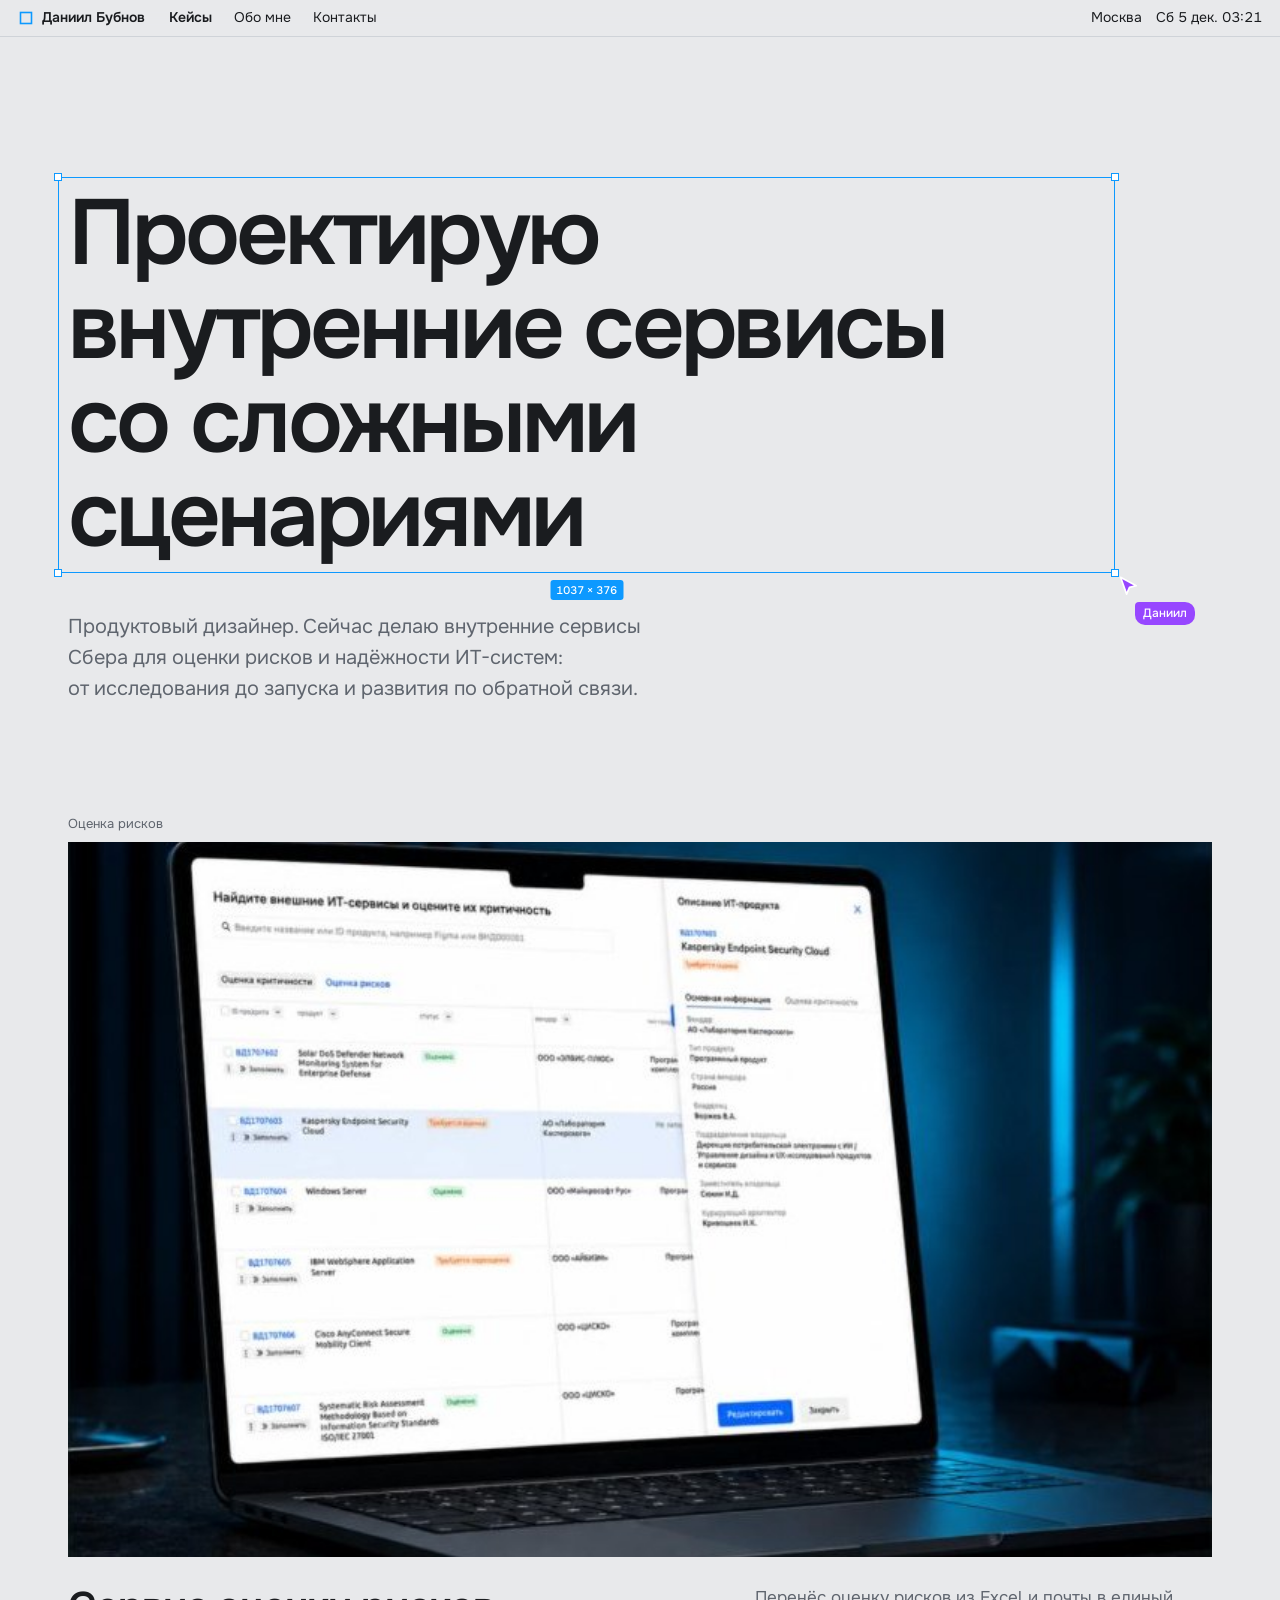
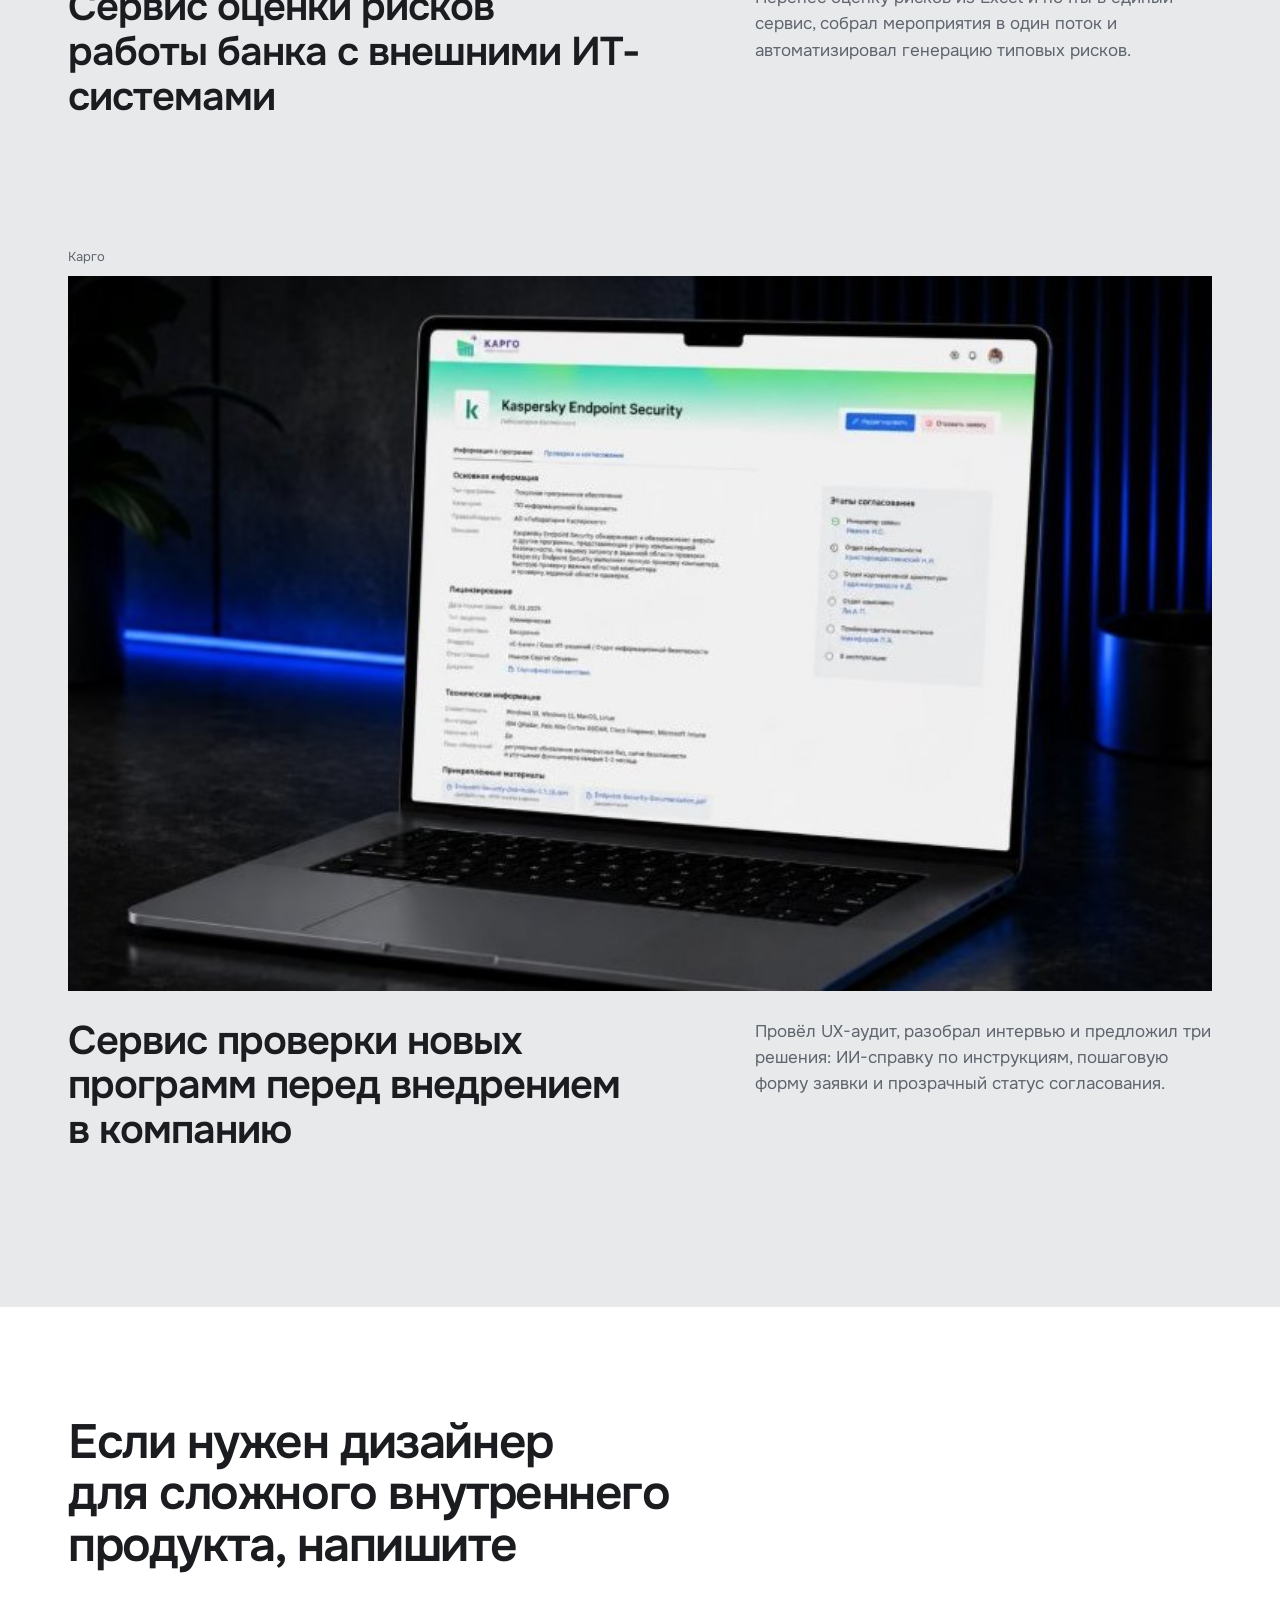
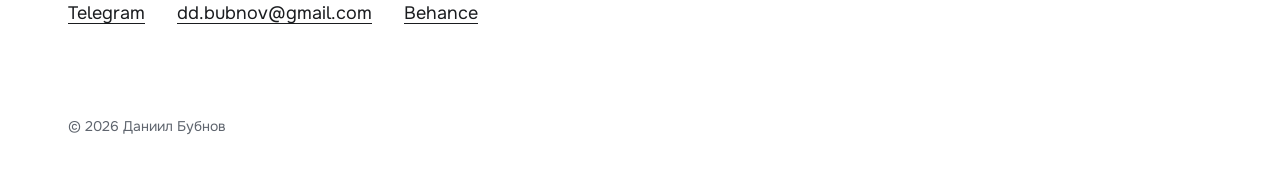
<file: index.html>
<!doctype html>
<html lang="ru">
<head>
  <meta charset="utf-8">
  <meta name="viewport" content="width=device-width, initial-scale=1">
  <title>Даниил Бубнов — продуктовый дизайнер</title>
  <meta name="description" content="Портфолио Даниила Бубнова, продуктового дизайнера внутренних и B2B-сервисов со сложными сценариями.">
  <meta property="og:title" content="Даниил Бубнов — продуктовый дизайнер">
  <meta property="og:description" content="Портфолио Даниила Бубнова, продуктового дизайнера внутренних и B2B-сервисов со сложными сценариями.">
  <meta property="og:type" content="website">
  <!-- Когда появится английская версия, раскомментируйте и впишите адрес сайта:
  <link rel="alternate" hreflang="ru" href="https://ВАШ-АДРЕС/index.html">
  <link rel="alternate" hreflang="en" href="https://ВАШ-АДРЕС/en/index.html"> -->
  <link rel="icon" href="data:image/svg+xml,<svg xmlns='http://www.w3.org/2000/svg' viewBox='0 0 32 32'><rect x='5' y='5' width='22' height='22' fill='none' stroke='%230d99ff' stroke-width='3'/></svg>">
  <link rel="preconnect" href="https://fonts.googleapis.com">
  <link rel="preconnect" href="https://fonts.gstatic.com" crossorigin>
  <link rel="stylesheet" href="https://fonts.googleapis.com/css2?family=Onest:wght@400;500;600&display=swap">
  <link rel="stylesheet" href="assets/css/style.css">
</head>
<body>

<header class="menubar">
  <div class="menubar__in">
    <a class="menubar__app" href="index.html"><svg viewBox="0 0 16 16" aria-hidden="true"><rect x="2.5" y="2.5" width="11" height="11" fill="none" stroke="currentColor" stroke-width="1.6"/></svg><span>Даниил Бубнов</span></a>
    <nav class="menubar__menus" aria-label="Основная навигация">
      <details class="menu">
        <summary class="is-current">Кейсы</summary>
        <div class="menu__panel">
          <a href="risks.html">Оценка рисков<span>B2E</span></a>
          <a href="kargo.html">Карго<span>B2B</span></a>
          <hr>
          <a href="index.html#cases">Все кейсы</a>
        </div>
      </details>
      <a class="menubar__item" href="about.html">Обо мне</a>
      <details class="menu">
        <summary>Контакты</summary>
        <div class="menu__panel">
          <a href="https://t.me/blauuberg">Telegram<span>@blauuberg</span></a>
          <a href="mailto:dd.bubnov@gmail.com">Почта<span>Gmail</span></a>
          <a href="https://www.behance.net/d_bubnov">Behance<span>d_bubnov</span></a>
          <hr>
          <a href="assets/cv.pdf" download>Скачать резюме<span>PDF</span></a>
        </div>
      </details>
      <!-- Переключатель языка: уберите hidden, когда появится папка en/ -->
      <a class="menubar__item" href="en/index.html" lang="en" hreflang="en" hidden>EN</a>
    </nav>
    <div class="menubar__status">Москва <time class="clock"></time></div>
  </div>
</header>

<main>
  <section class="hero wrap">
    <h1 data-select data-select-start data-select-pad="10">Проектирую внутренние сервисы со&nbsp;сложными сценариями</h1>
    <p>Продуктовый дизайнер. Сейчас делаю внутренние сервисы Сбера для&nbsp;оценки рисков и&nbsp;надёжности ИТ-систем: от&nbsp;исследования до&nbsp;запуска и&nbsp;развития по&nbsp;обратной связи.</p>
  </section>

  <section class="wrap" id="cases" aria-labelledby="cases-title">
    <h2 id="cases-title" class="visually-hidden">Кейсы</h2>
    <div class="cases">

      <a class="case-card" href="risks.html" data-select data-select-target=".artboard">
        <span class="frame-name">Оценка рисков</span>
        <div class="artboard">
          <img src="assets/cases/risks/cover.jpg" alt="Реестр ИТ-сервисов с оценкой критичности и рисков на экране ноутбука">
        </div>
        <div class="case-card__body">
          <h2>Сервис оценки рисков работы банка с&nbsp;внешними ИТ-системами</h2>
          <div>
            <p>Перенёс оценку рисков из Excel и почты в единый сервис, собрал мероприятия в один поток и автоматизировал генерацию типовых рисков.</p>
          </div>
        </div>
      </a>

      <a class="case-card" href="kargo.html" data-select data-select-target=".artboard">
        <span class="frame-name">Карго</span>
        <div class="artboard">
          <img src="assets/cases/kargo/cover.jpg" alt="Карточка программы в сервисе Карго с этапами согласования">
        </div>
        <div class="case-card__body">
          <h2>Сервис проверки новых программ перед внедрением в&nbsp;компанию</h2>
          <div>
            <p>Провёл UX-аудит, разобрал интервью и предложил три решения: ИИ-справку по инструкциям, пошаговую форму заявки и прозрачный статус согласования.</p>
          </div>
        </div>
      </a>

    </div>
  </section>
</main>

<footer class="site-footer">
  <div class="wrap">
    <h2>Если нужен дизайнер для&nbsp;сложного внутреннего продукта, напишите</h2>
    <div class="contacts">
      <a href="https://t.me/blauuberg">Telegram</a>
      <a href="mailto:dd.bubnov@gmail.com">dd.bubnov@gmail.com</a>
      <a href="https://www.behance.net/d_bubnov">Behance</a>
    </div>
    <p class="copy">© 2026 Даниил Бубнов</p>
  </div>
</footer>

<script src="assets/js/main.js" defer></script>
</body>
</html>
</file>
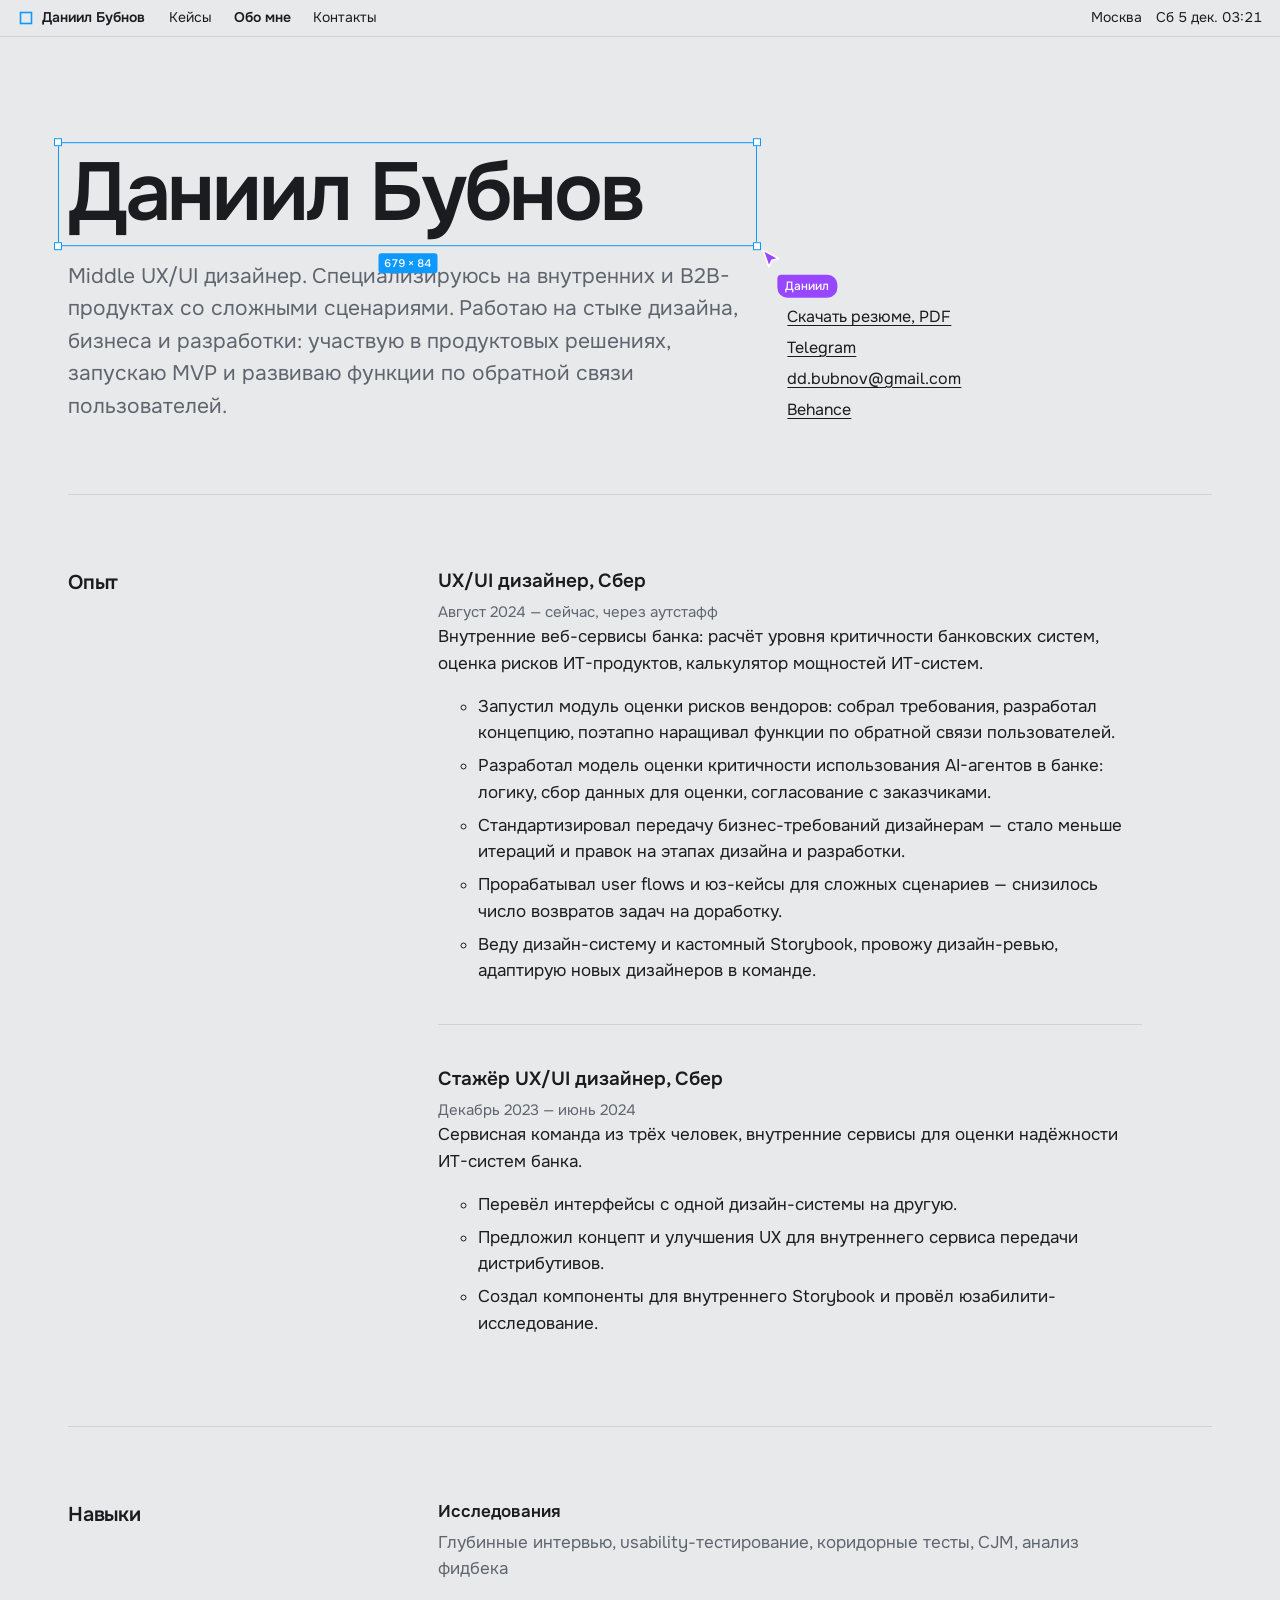
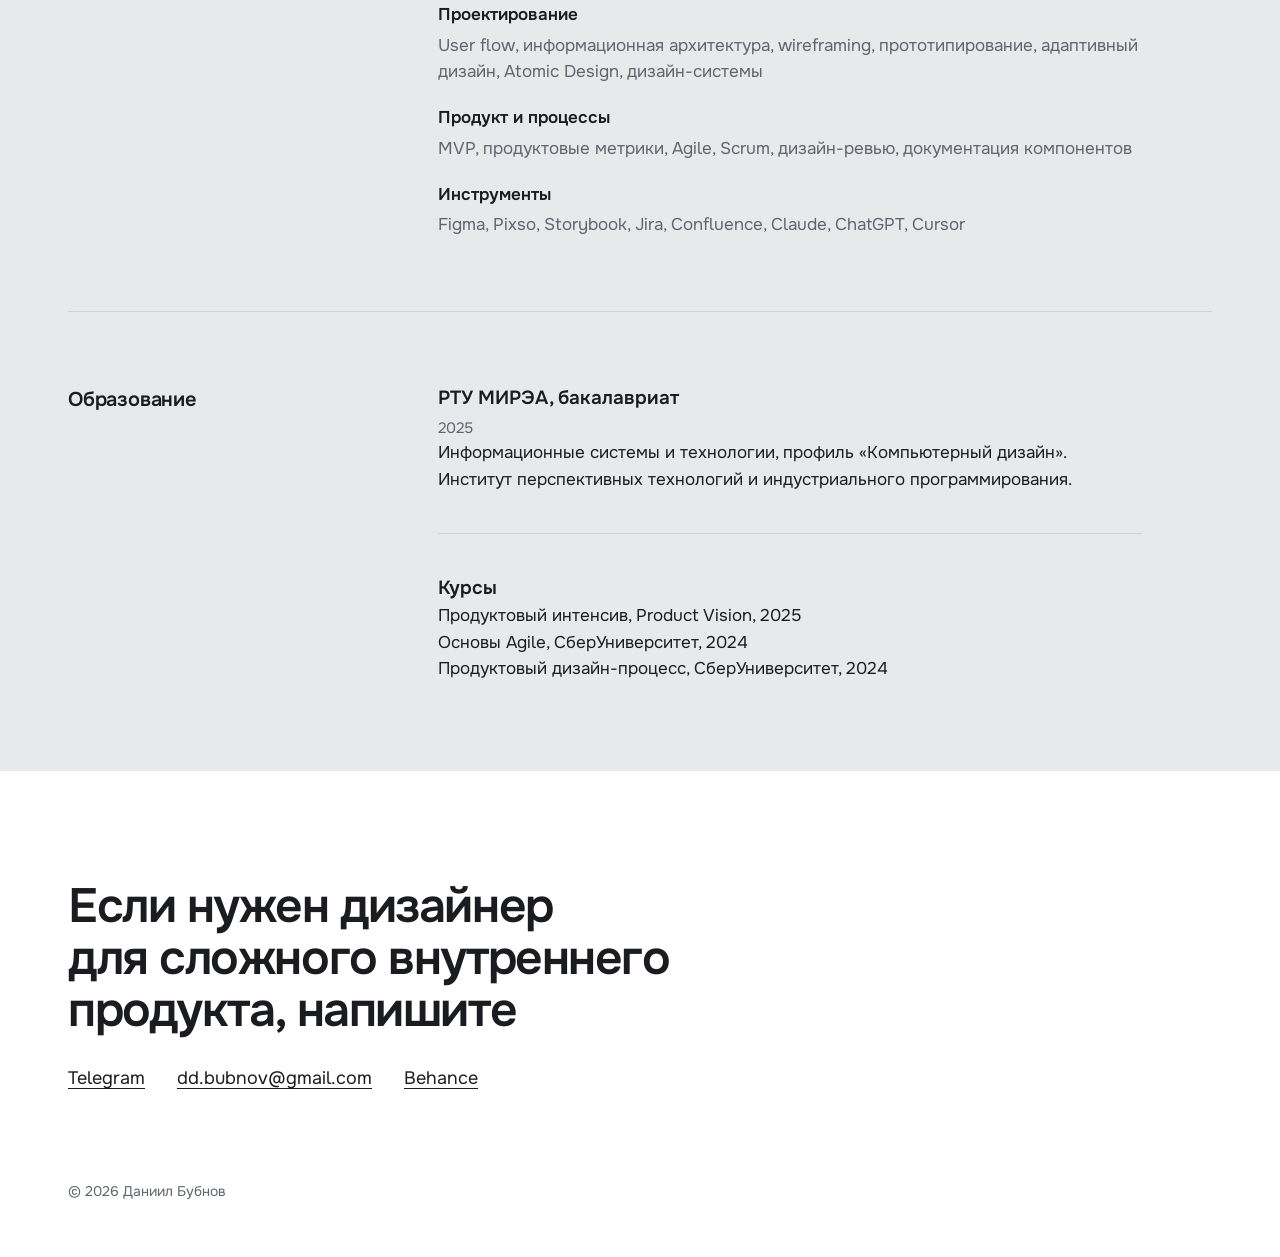
<file: about.html>
<!doctype html>
<html lang="ru">
<head>
  <meta charset="utf-8">
  <meta name="viewport" content="width=device-width, initial-scale=1">
  <title>Обо мне — Даниил Бубнов</title>
  <meta name="description" content="Опыт, навыки и образование Даниила Бубнова, продуктового дизайнера.">
  <link rel="icon" href="data:image/svg+xml,<svg xmlns='http://www.w3.org/2000/svg' viewBox='0 0 32 32'><rect x='5' y='5' width='22' height='22' fill='none' stroke='%230d99ff' stroke-width='3'/></svg>">
  <link rel="preconnect" href="https://fonts.googleapis.com">
  <link rel="preconnect" href="https://fonts.gstatic.com" crossorigin>
  <link rel="stylesheet" href="https://fonts.googleapis.com/css2?family=Onest:wght@400;500;600&display=swap">
  <link rel="stylesheet" href="assets/css/style.css">
</head>
<body>

<header class="menubar">
  <div class="menubar__in">
    <a class="menubar__app" href="index.html"><svg viewBox="0 0 16 16" aria-hidden="true"><rect x="2.5" y="2.5" width="11" height="11" fill="none" stroke="currentColor" stroke-width="1.6"/></svg><span>Даниил Бубнов</span></a>
    <nav class="menubar__menus" aria-label="Основная навигация">
      <details class="menu">
        <summary>Кейсы</summary>
        <div class="menu__panel">
          <a href="risks.html">Оценка рисков<span>B2E</span></a>
          <a href="kargo.html">Карго<span>B2B</span></a>
          <hr>
          <a href="index.html#cases">Все кейсы</a>
        </div>
      </details>
      <a class="menubar__item" href="about.html" aria-current="page">Обо мне</a>
      <details class="menu">
        <summary>Контакты</summary>
        <div class="menu__panel">
          <a href="https://t.me/blauuberg">Telegram<span>@blauuberg</span></a>
          <a href="mailto:dd.bubnov@gmail.com">Почта<span>Gmail</span></a>
          <a href="https://www.behance.net/d_bubnov">Behance<span>d_bubnov</span></a>
          <hr>
          <a href="assets/cv.pdf" download>Скачать резюме<span>PDF</span></a>
        </div>
      </details>
      <!-- Переключатель языка: уберите hidden, когда появится папка en/ -->
      <a class="menubar__item" href="en/about.html" lang="en" hreflang="en" hidden>EN</a>
    </nav>
    <div class="menubar__status">Москва <time class="clock"></time></div>
  </div>
</header>

<main class="wrap">
  <section class="about-hero">
    <div>
      <h1 data-select data-select-start data-select-pad="10">Даниил Бубнов</h1>
      <p class="lead">Middle UX/UI дизайнер. Специализируюсь на внутренних и B2B-продуктах со сложными сценариями. Работаю на стыке дизайна, бизнеса и разработки: участвую в продуктовых решениях, запускаю MVP и развиваю функции по обратной связи пользователей.</p>
    </div>
    <div class="about-hero__links">
      <a href="assets/cv.pdf" download>Скачать резюме, PDF</a>
      <a href="https://t.me/blauuberg">Telegram</a>
      <a href="mailto:dd.bubnov@gmail.com">dd.bubnov@gmail.com</a>
      <a href="https://www.behance.net/d_bubnov">Behance</a>
    </div>
  </section>

  <section class="chapter">
    <h2>Опыт</h2>
    <div class="chapter__text">
      <ol class="timeline" reversed>
        <li>
          <h3>UX/UI дизайнер, Сбер</h3>
          <span class="when">Август 2024 — сейчас, через аутстафф</span>
          <p>Внутренние веб-сервисы банка: расчёт уровня критичности банковских систем, оценка рисков ИТ-продуктов, калькулятор мощностей ИТ-систем.</p>
          <ul>
            <li>Запустил модуль оценки рисков вендоров: собрал требования, разработал концепцию, поэтапно наращивал функции по обратной связи пользователей.</li>
            <li>Разработал модель оценки критичности использования AI-агентов в банке: логику, сбор данных для оценки, согласование с заказчиками.</li>
            <li>Стандартизировал передачу бизнес-требований дизайнерам — стало меньше итераций и правок на этапах дизайна и разработки.</li>
            <li>Прорабатывал user flows и юз-кейсы для сложных сценариев — снизилось число возвратов задач на доработку.</li>
            <li>Веду дизайн-систему и кастомный Storybook, провожу дизайн-ревью, адаптирую новых дизайнеров в команде.</li>
          </ul>
        </li>
        <li>
          <h3>Стажёр UX/UI дизайнер, Сбер</h3>
          <span class="when">Декабрь 2023 — июнь 2024</span>
          <p>Сервисная команда из трёх человек, внутренние сервисы для оценки надёжности ИТ-систем банка.</p>
          <ul>
            <li>Перевёл интерфейсы с одной дизайн-системы на другую.</li>
            <li>Предложил концепт и улучшения UX для внутреннего сервиса передачи дистрибутивов.</li>
            <li>Создал компоненты для внутреннего Storybook и провёл юзабилити-исследование.</li>
          </ul>
        </li>
      </ol>
    </div>
  </section>

  <section class="chapter">
    <h2>Навыки</h2>
    <div class="chapter__text">
      <dl class="skills">
        <div><dt>Исследования</dt><dd>Глубинные интервью, usability-тестирование, коридорные тесты, CJM, анализ фидбека</dd></div>
        <div><dt>Проектирование</dt><dd>User flow, информационная архитектура, wireframing, прототипирование, адаптивный дизайн, Atomic Design, дизайн-системы</dd></div>
        <div><dt>Продукт и процессы</dt><dd>MVP, продуктовые метрики, Agile, Scrum, дизайн-ревью, документация компонентов</dd></div>
        <div><dt>Инструменты</dt><dd>Figma, Pixso, Storybook, Jira, Confluence, Claude, ChatGPT, Cursor</dd></div>
      </dl>
    </div>
  </section>

  <section class="chapter">
    <h2>Образование</h2>
    <div class="chapter__text">
      <ul class="timeline">
        <li>
          <h3>РТУ МИРЭА, бакалавриат</h3>
          <span class="when">2025</span>
          <p>Информационные системы и технологии, профиль «Компьютерный дизайн». Институт перспективных технологий и индустриального программирования.</p>
        </li>
        <li>
          <h3>Курсы</h3>
          <p>Продуктовый интенсив, Product Vision, 2025<br>
          Основы Agile, СберУниверситет, 2024<br>
          Продуктовый дизайн-процесс, СберУниверситет, 2024</p>
        </li>
      </ul>
    </div>
  </section>
</main>

<footer class="site-footer">
  <div class="wrap">
    <h2>Если нужен дизайнер для&nbsp;сложного внутреннего продукта, напишите</h2>
    <div class="contacts">
      <a href="https://t.me/blauuberg">Telegram</a>
      <a href="mailto:dd.bubnov@gmail.com">dd.bubnov@gmail.com</a>
      <a href="https://www.behance.net/d_bubnov">Behance</a>
    </div>
    <p class="copy">© 2026 Даниил Бубнов</p>
  </div>
</footer>

<script src="assets/js/main.js" defer></script>
</body>
</html>
</file>
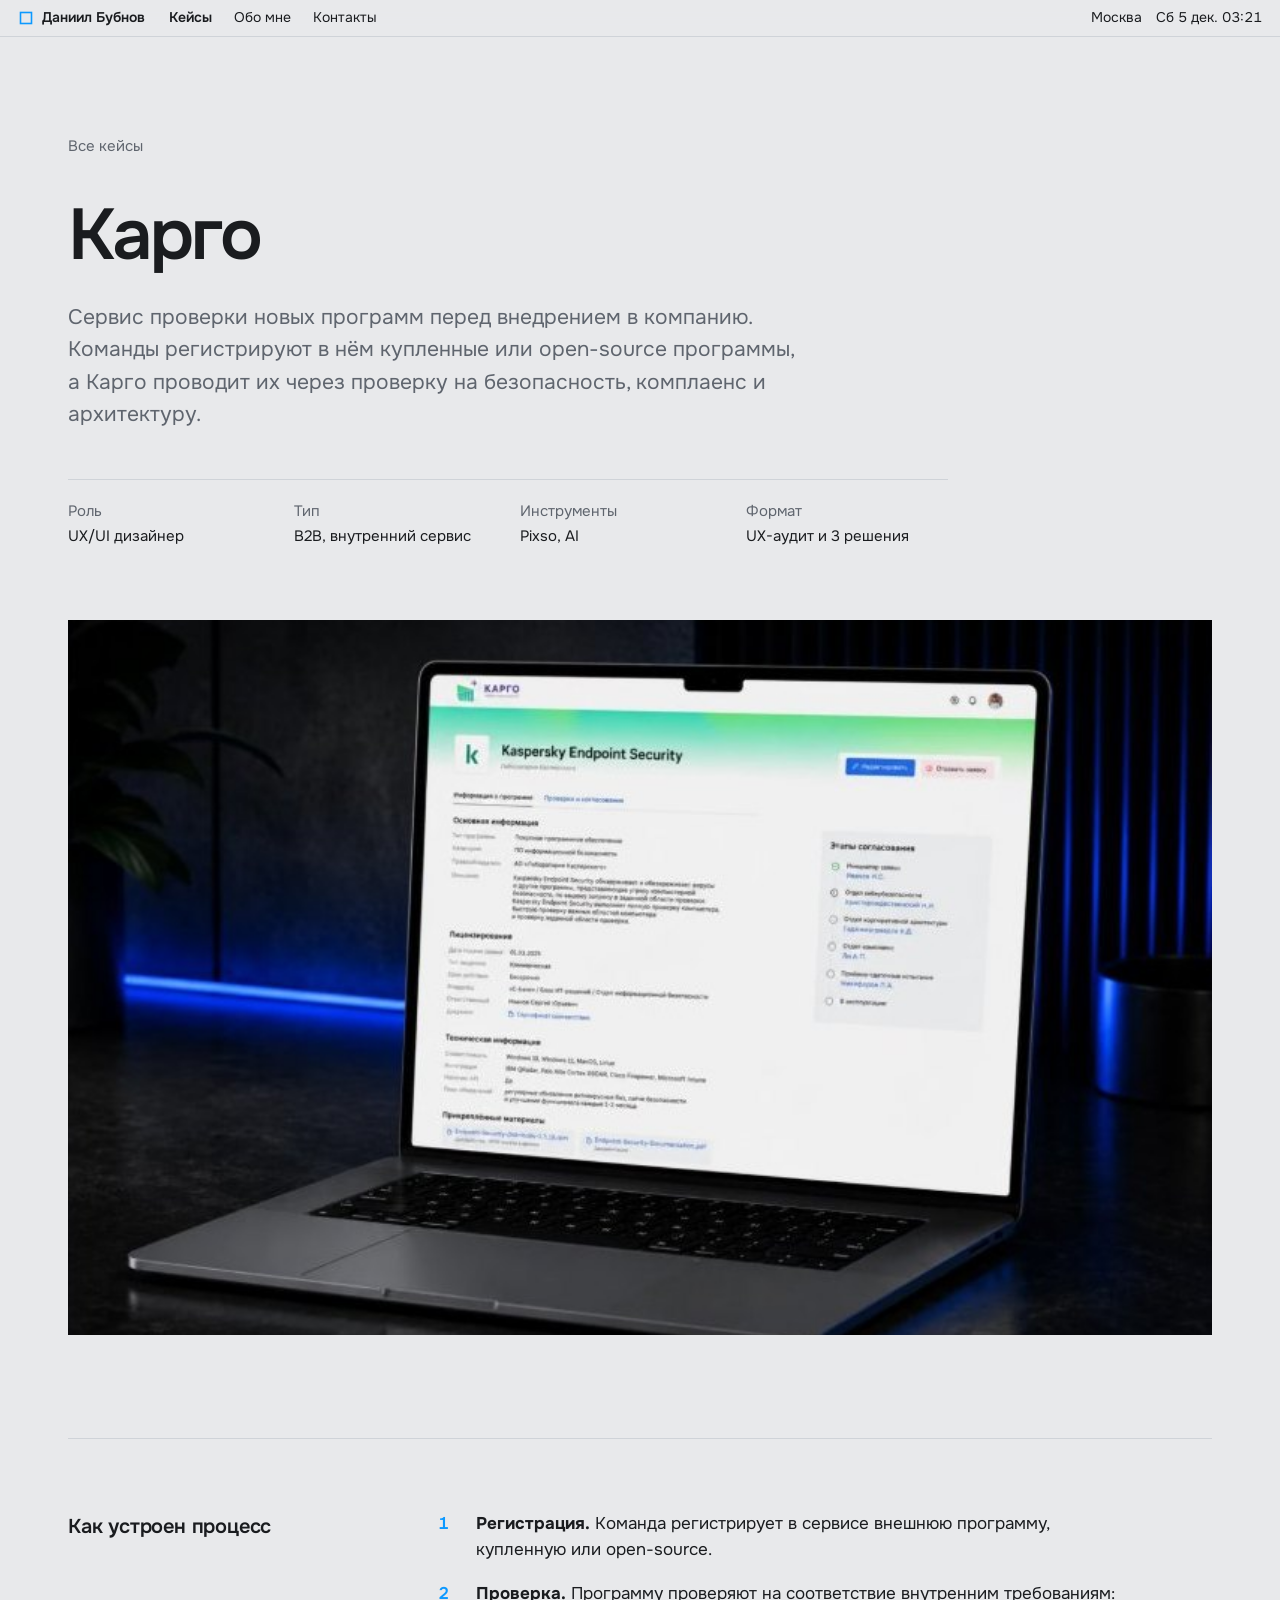
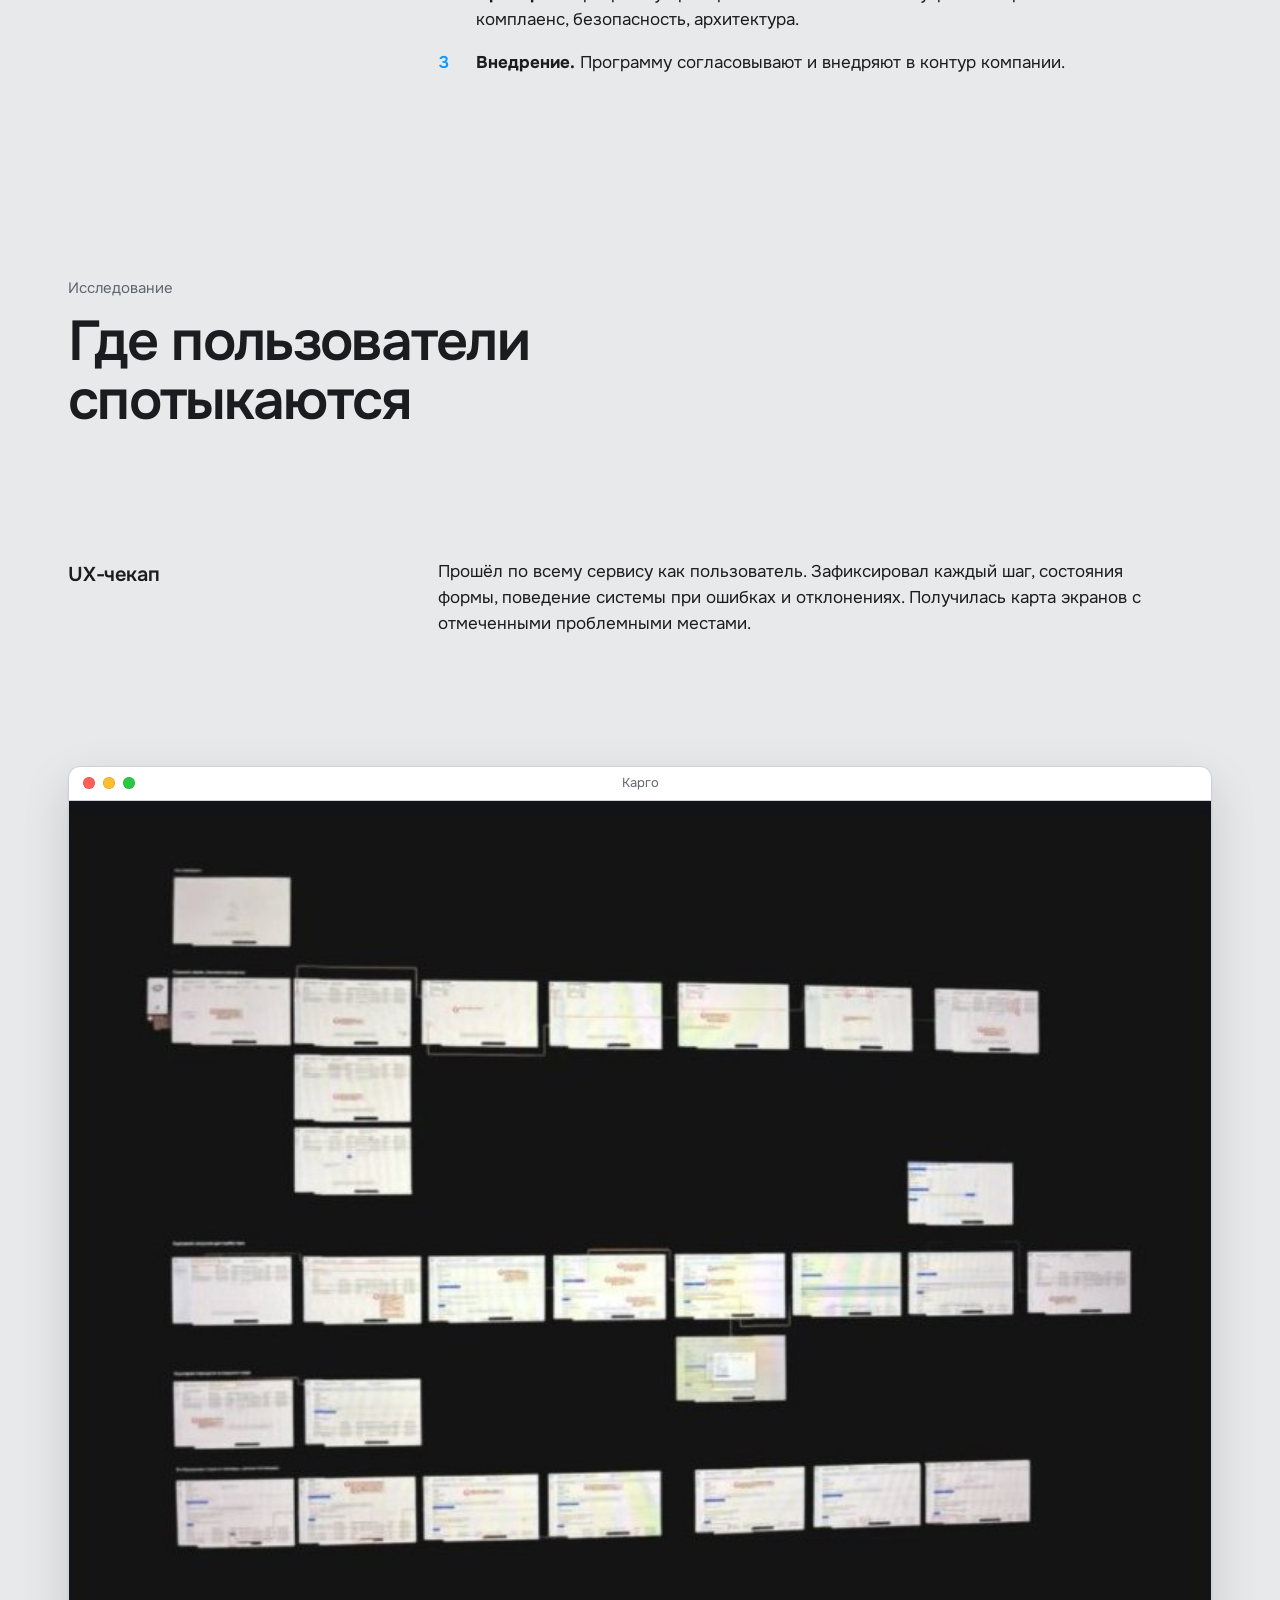
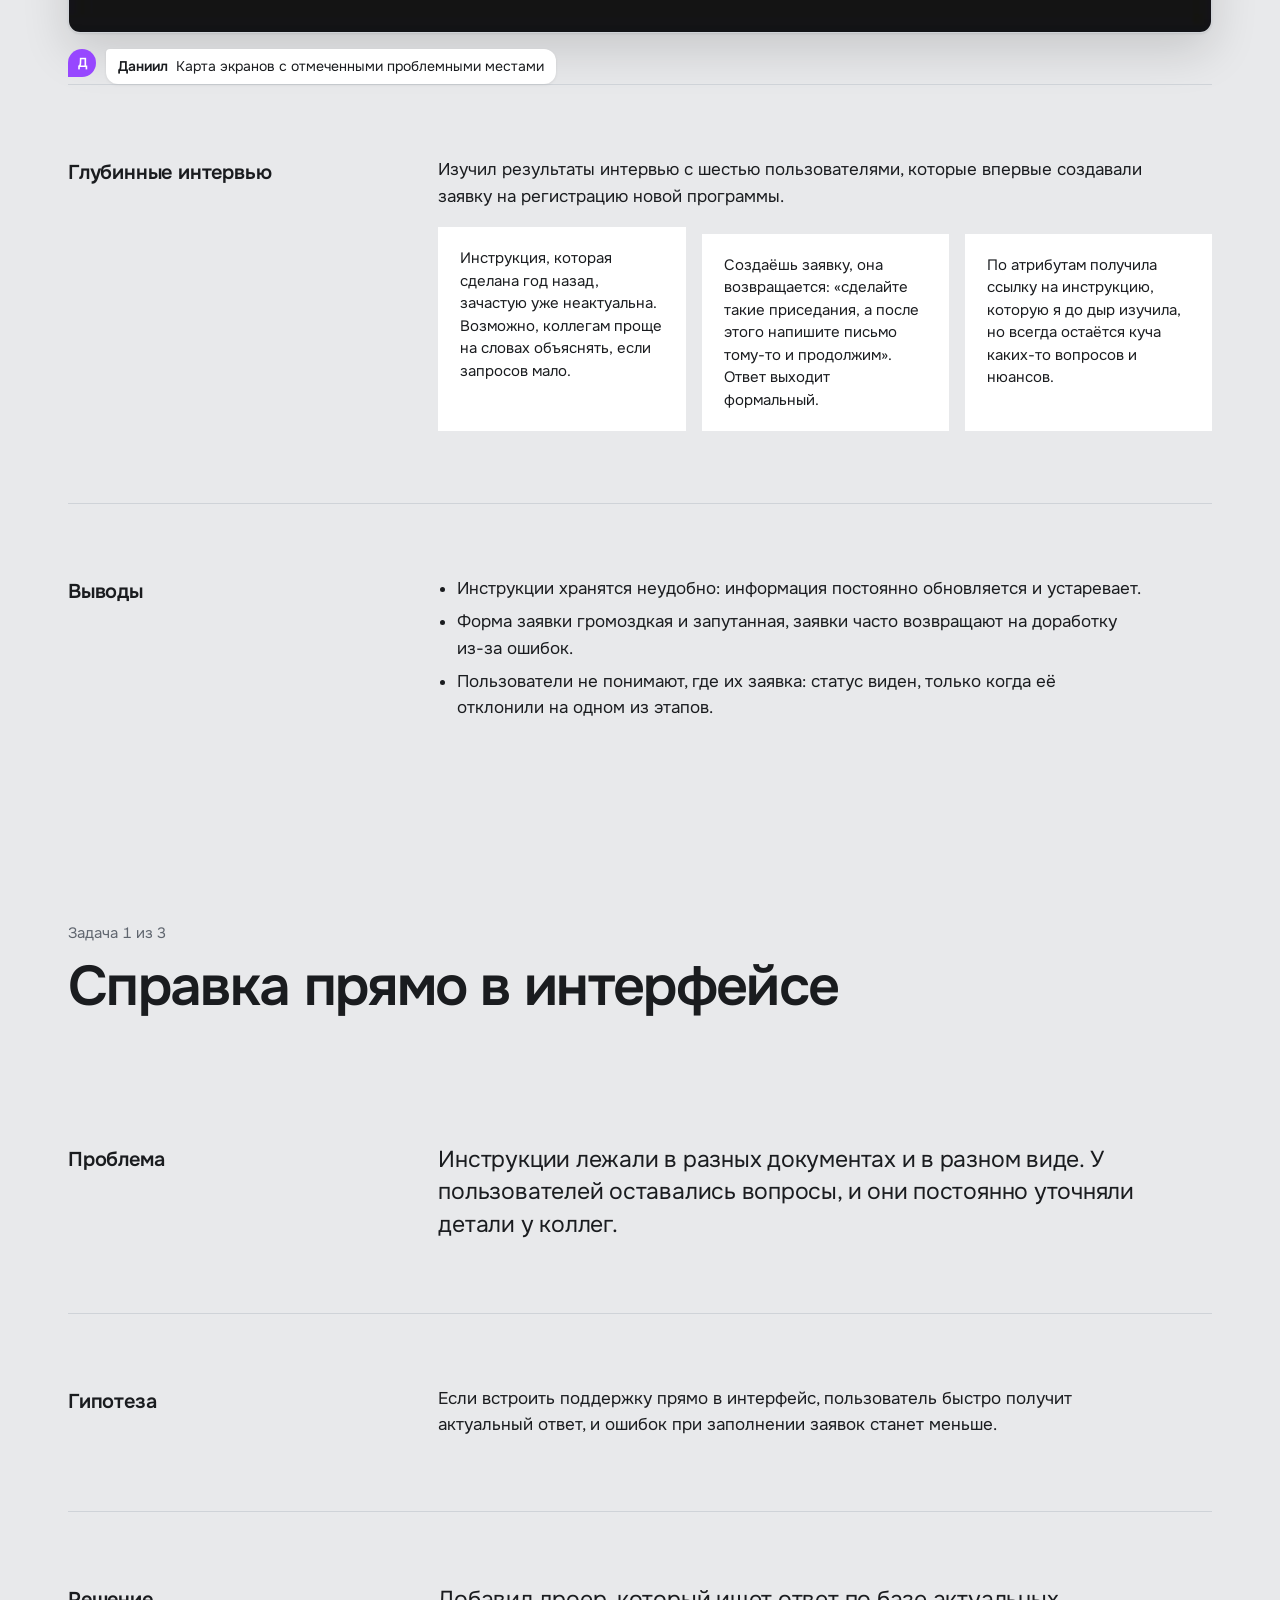
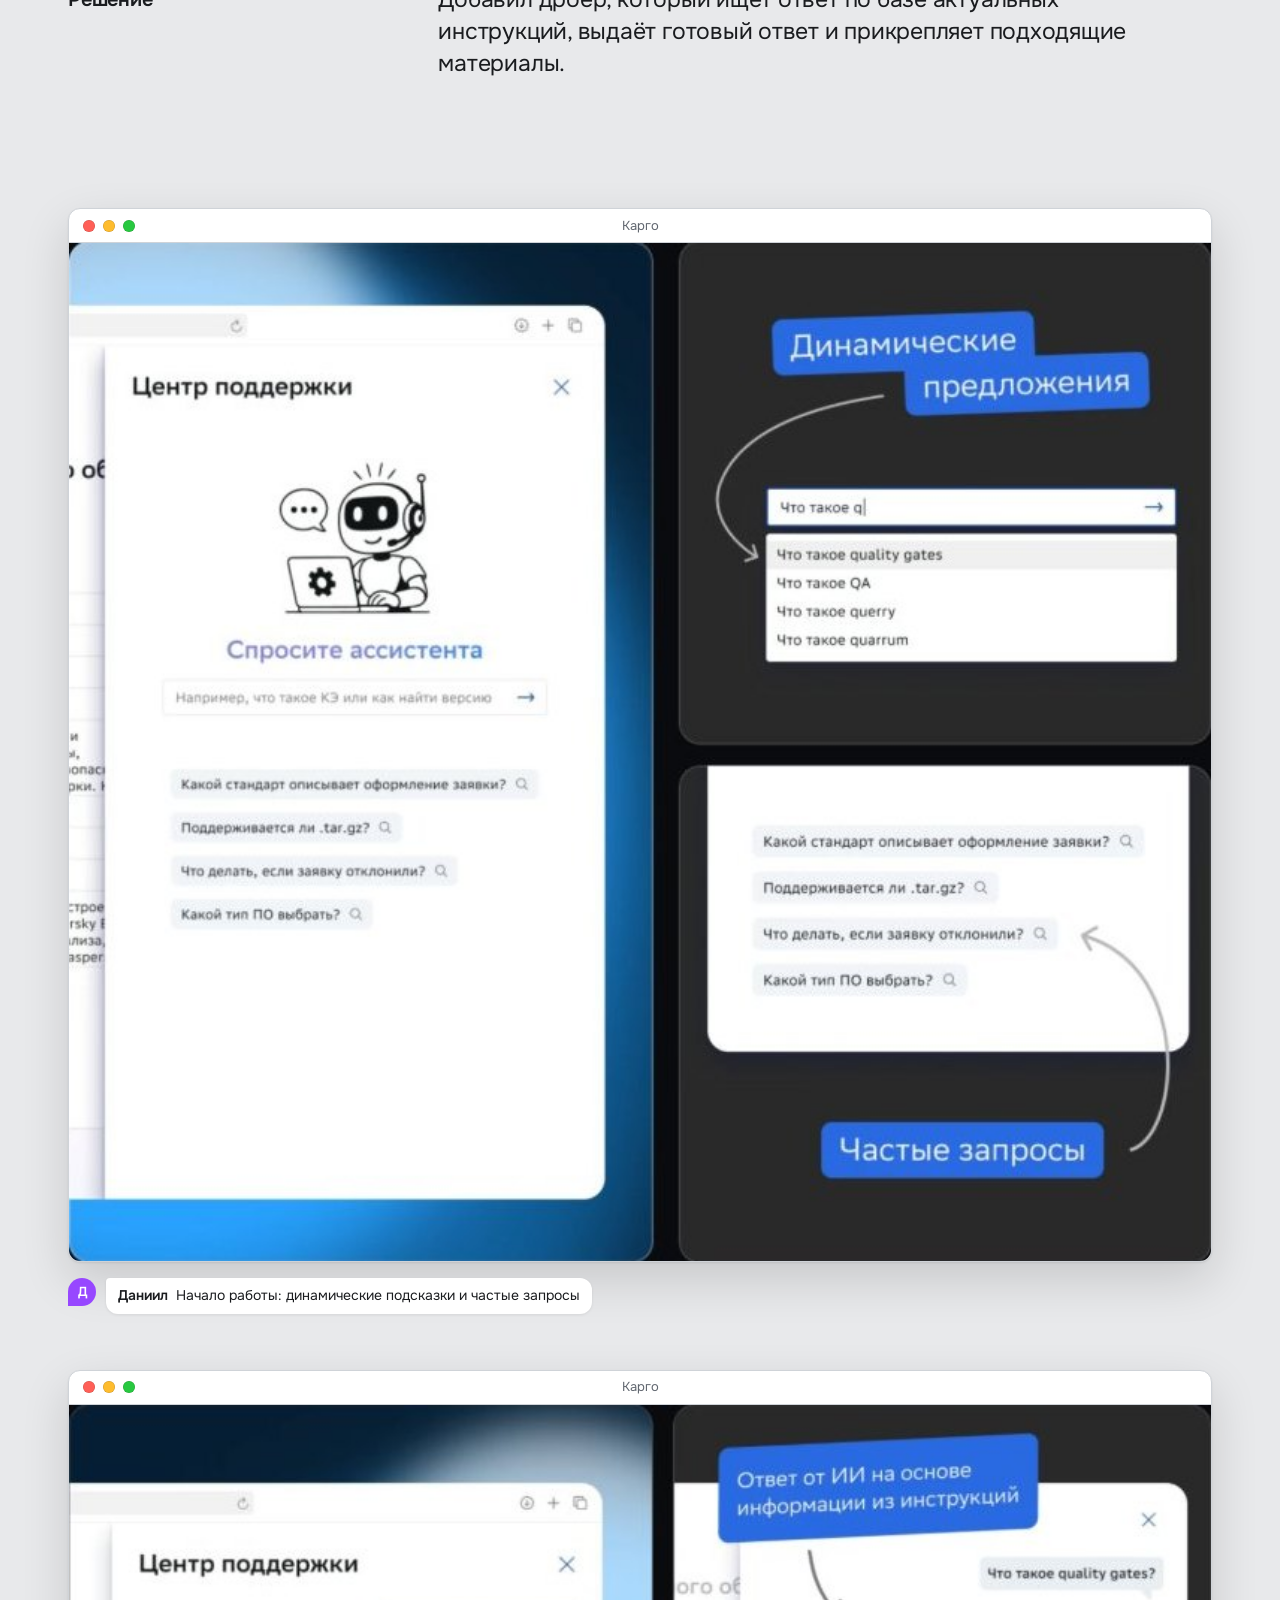
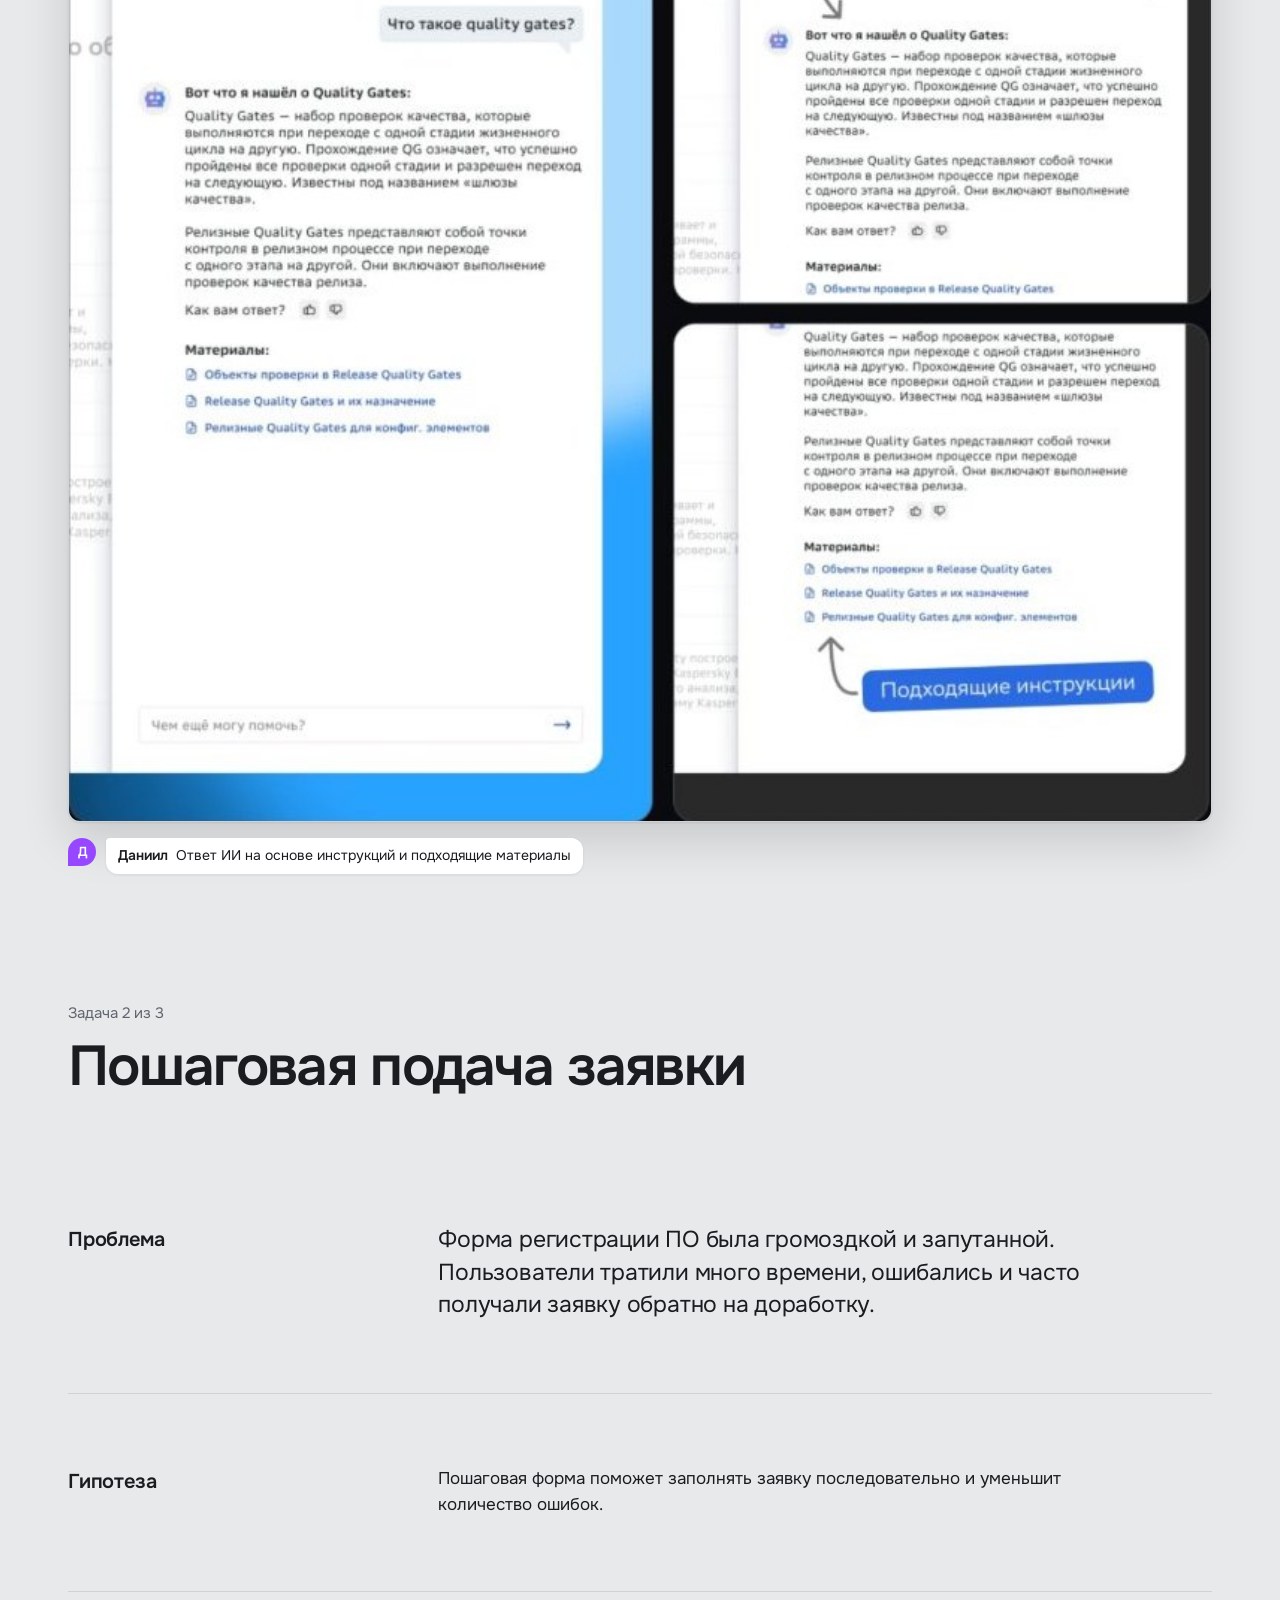
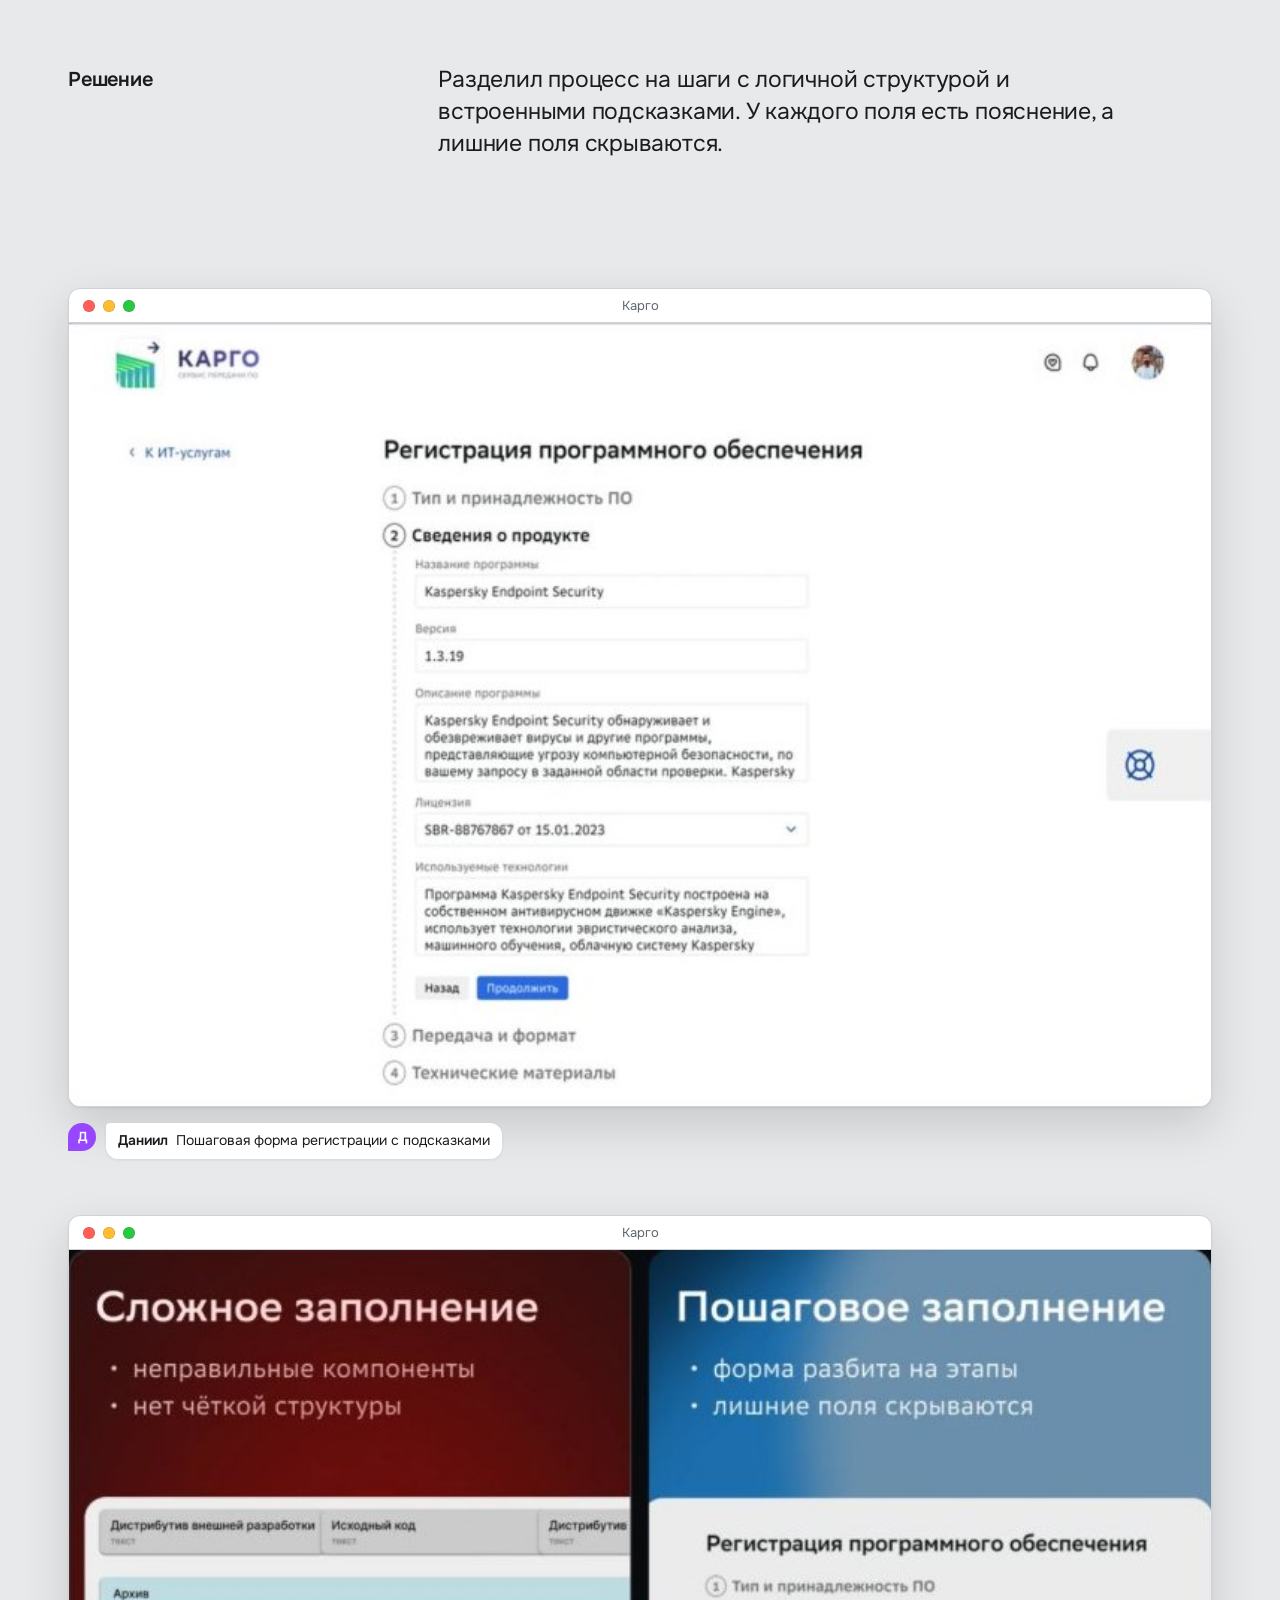
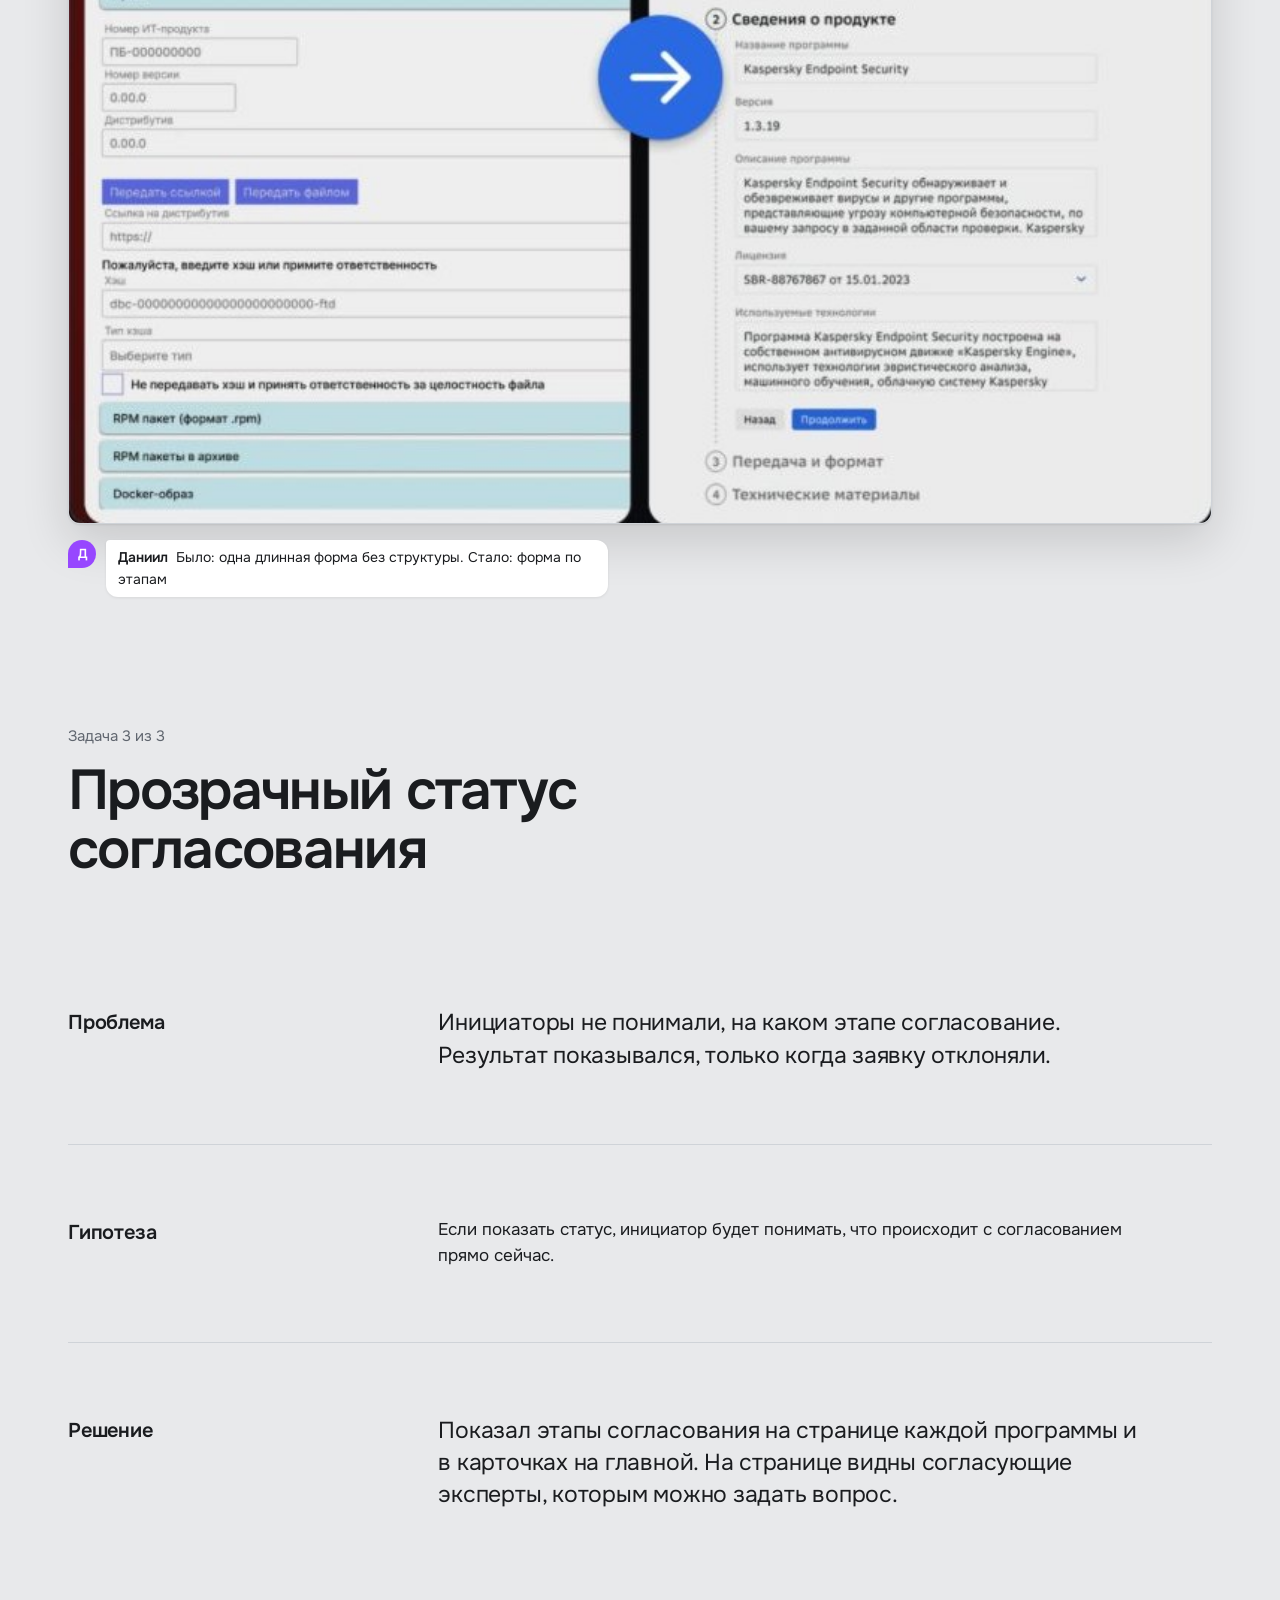
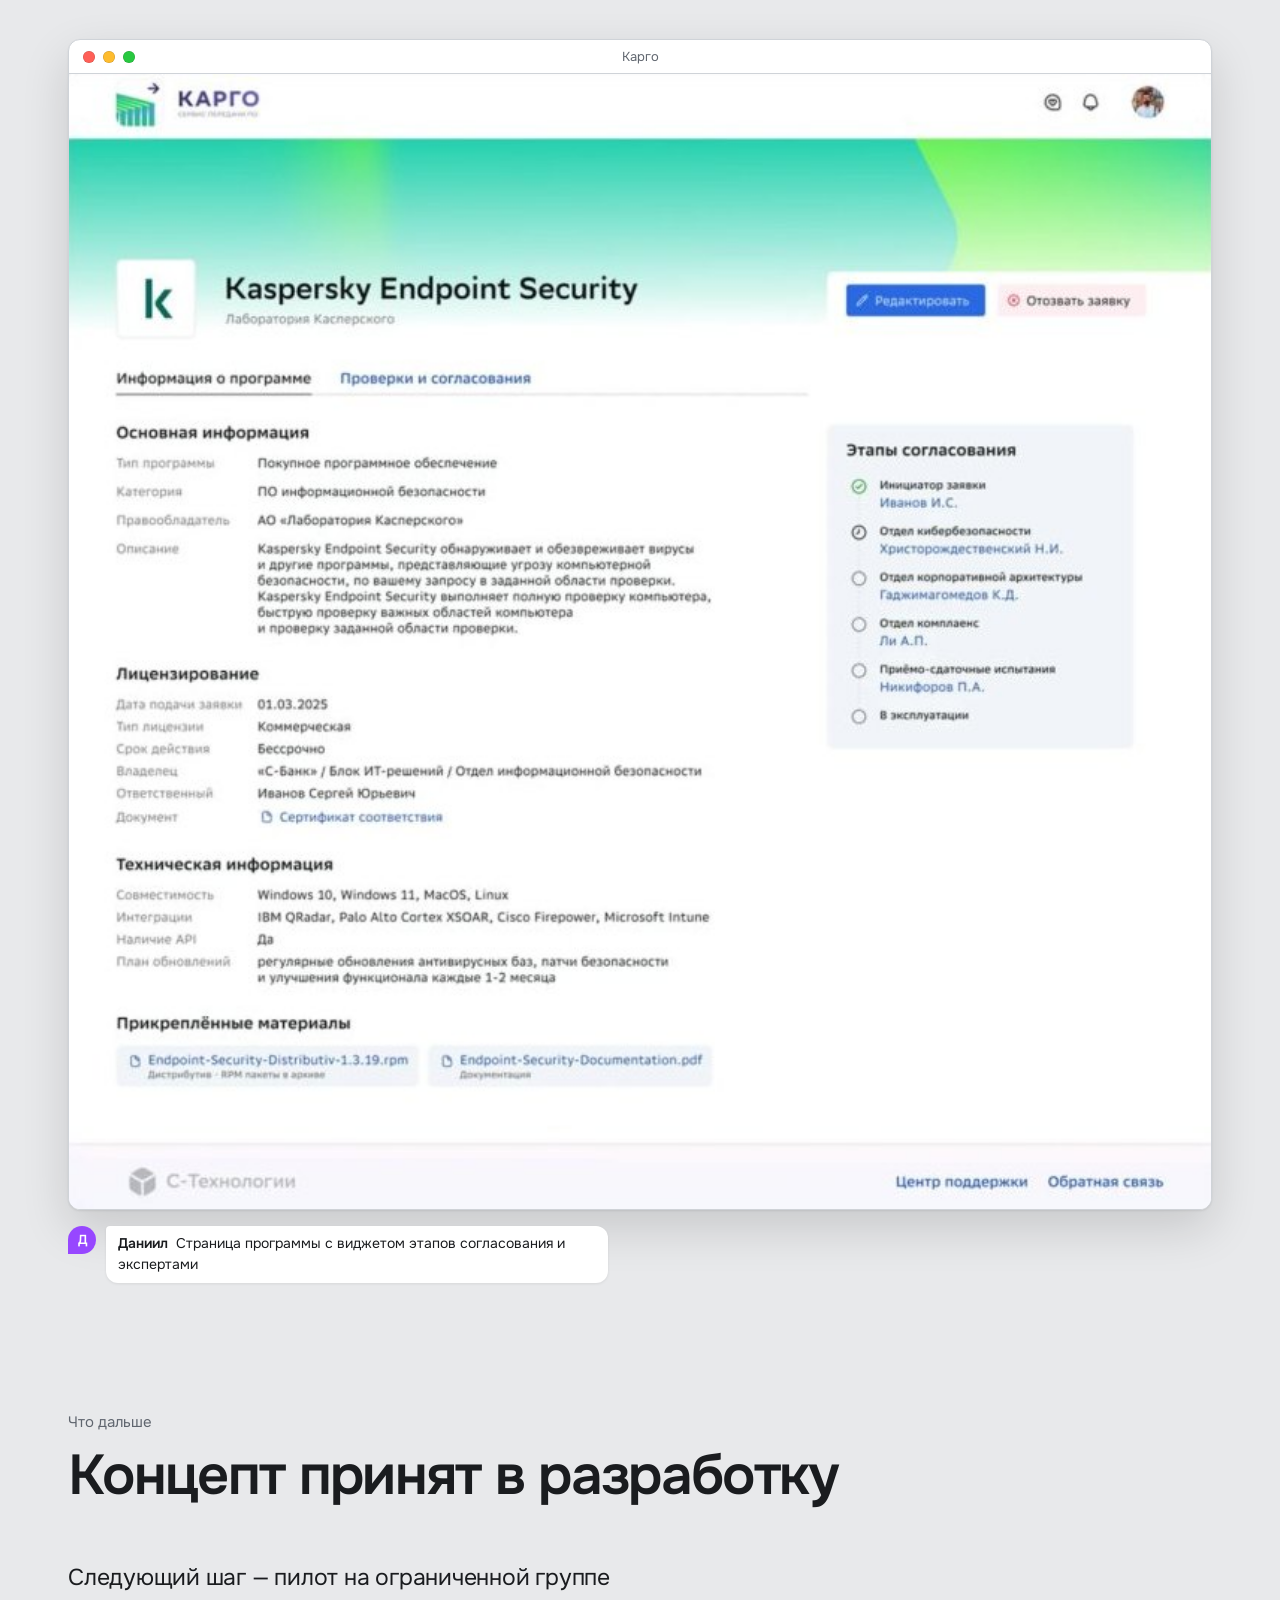
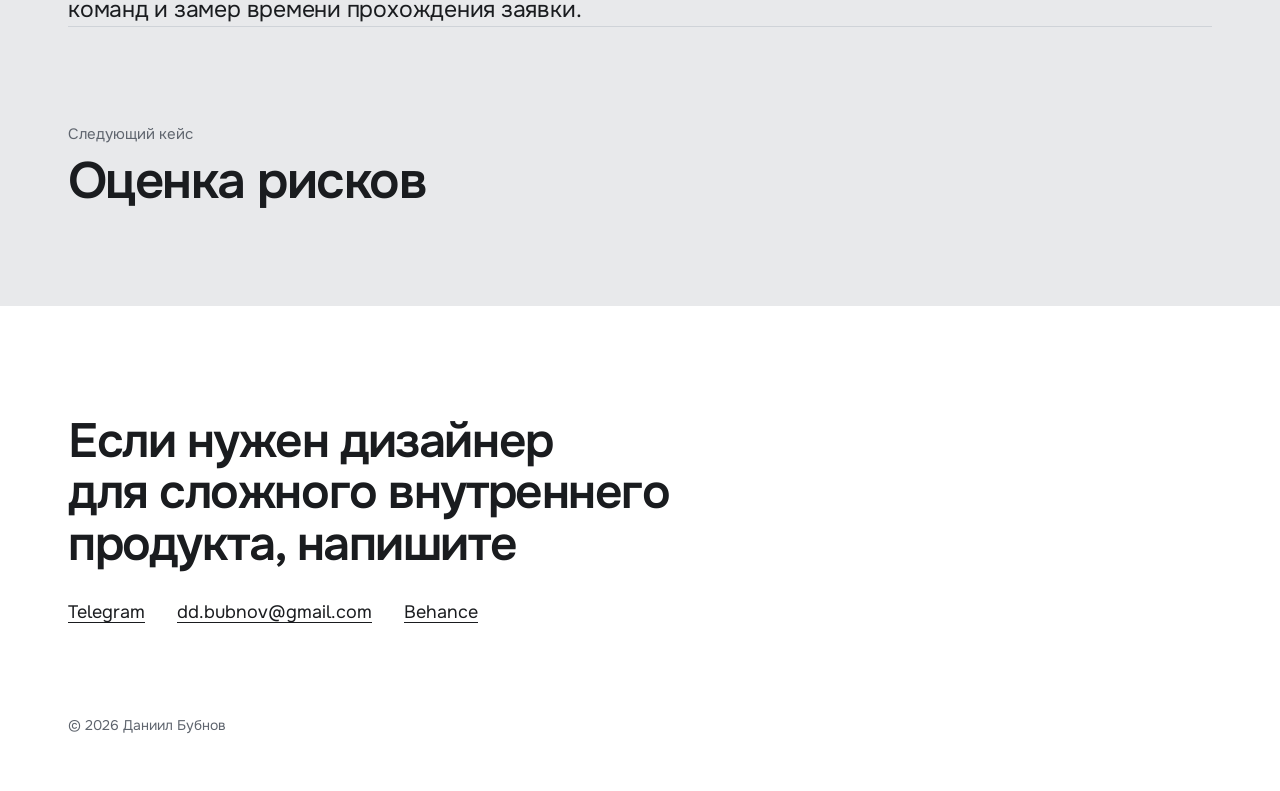
<file: kargo.html>
<!doctype html>
<html lang="ru">
<head>
  <meta charset="utf-8">
  <meta name="viewport" content="width=device-width, initial-scale=1">
  <title>Карго — Даниил Бубнов</title>
  <meta name="description" content="Кейс: сервис проверки новых программ перед внедрением в компанию.">
  <meta property="og:title" content="Карго — Даниил Бубнов">
  <meta property="og:description" content="Кейс: сервис проверки новых программ перед внедрением в компанию.">
  <meta property="og:type" content="website">
  <!-- Когда появится английская версия, раскомментируйте и впишите адрес сайта:
  <link rel="alternate" hreflang="ru" href="https://ВАШ-АДРЕС/kargo.html">
  <link rel="alternate" hreflang="en" href="https://ВАШ-АДРЕС/en/kargo.html"> -->
  <link rel="icon" href="data:image/svg+xml,<svg xmlns='http://www.w3.org/2000/svg' viewBox='0 0 32 32'><rect x='5' y='5' width='22' height='22' fill='none' stroke='%230d99ff' stroke-width='3'/></svg>">
  <link rel="preconnect" href="https://fonts.googleapis.com">
  <link rel="preconnect" href="https://fonts.gstatic.com" crossorigin>
  <link rel="stylesheet" href="https://fonts.googleapis.com/css2?family=Onest:wght@400;500;600&display=swap">
  <link rel="stylesheet" href="assets/css/style.css">
</head>
<body>

<header class="menubar">
  <div class="menubar__in">
    <a class="menubar__app" href="index.html"><svg viewBox="0 0 16 16" aria-hidden="true"><rect x="2.5" y="2.5" width="11" height="11" fill="none" stroke="currentColor" stroke-width="1.6"/></svg><span>Даниил Бубнов</span></a>
    <nav class="menubar__menus" aria-label="Основная навигация">
      <details class="menu">
        <summary class="is-current">Кейсы</summary>
        <div class="menu__panel">
          <a href="risks.html">Оценка рисков<span>B2E</span></a>
          <a href="kargo.html" aria-current="page">Карго<span>B2B</span></a>
          <hr>
          <a href="index.html#cases">Все кейсы</a>
        </div>
      </details>
      <a class="menubar__item" href="about.html">Обо мне</a>
      <details class="menu">
        <summary>Контакты</summary>
        <div class="menu__panel">
          <a href="https://t.me/blauuberg">Telegram<span>@blauuberg</span></a>
          <a href="mailto:dd.bubnov@gmail.com">Почта<span>Gmail</span></a>
          <a href="https://www.behance.net/d_bubnov">Behance<span>d_bubnov</span></a>
          <hr>
          <a href="assets/cv.pdf" download>Скачать резюме<span>PDF</span></a>
        </div>
      </details>
      <!-- Переключатель языка: уберите hidden, когда появится папка en/ -->
      <a class="menubar__item" href="en/kargo.html" lang="en" hreflang="en" hidden>EN</a>
    </nav>
    <div class="menubar__status">Москва <time class="clock"></time></div>
  </div>
</header>

<main>
  <article>
    <header class="case-hero wrap">
      <a class="back" href="index.html#cases">Все кейсы</a>
      <h1>Карго</h1>
      <p class="lead">Сервис проверки новых программ перед внедрением в&nbsp;компанию. Команды регистрируют в нём купленные или open-source программы, а Карго проводит их через проверку на безопасность, комплаенс и архитектуру.</p>
      <dl class="meta">
        <div><dt>Роль</dt><dd>UX/UI дизайнер</dd></div>
        <div><dt>Тип</dt><dd>B2B, внутренний сервис</dd></div>
        <div><dt>Инструменты</dt><dd>Pixso, AI</dd></div>
        <div><dt>Формат</dt><dd>UX-аудит и 3 решения</dd></div>
      </dl>
    </header>

    <div class="wrap">
      <figure class="cover" data-select data-select-target=".artboard">
        <div class="artboard"><img src="assets/cases/kargo/cover.jpg" alt="Карточка программы в сервисе Карго на экране ноутбука"></div>
      </figure>

      <section class="chapter">
        <h2>Как устроен процесс</h2>
        <div class="chapter__text">
          <ol class="steps">
            <li><div><strong>Регистрация.</strong> Команда регистрирует в сервисе внешнюю программу, купленную или open-source.</div></li>
            <li><div><strong>Проверка.</strong> Программу проверяют на соответствие внутренним требованиям: комплаенс, безопасность, архитектура.</div></li>
            <li><div><strong>Внедрение.</strong> Программу согласовывают и внедряют в контур компании.</div></li>
          </ol>
        </div>
      </section>

      <section class="task">
        <span class="task__num">Исследование</span>
        <h2 class="task__title">Где пользователи спотыкаются</h2>
      <section class="chapter">
        <h2>UX-чекап</h2>
        <div class="chapter__text">
          <p>Прошёл по всему сервису как пользователь. Зафиксировал каждый шаг, состояния формы, поведение системы при ошибках и отклонениях. Получилась карта экранов с отмеченными проблемными местами.</p>
        </div>
      </section>
        <figure class="shot" data-select data-select-target=".window">
          <div class="window">
            <div class="window__bar" aria-hidden="true"><i></i><i></i><i></i><span>Карго</span></div>
            <img src="assets/cases/kargo/screen-map.jpg" alt="Карта экранов текущего сервиса с отмеченными проблемами" loading="lazy">
          </div>
          <figcaption class="comment"><span class="comment__avatar" aria-hidden="true">Д</span><span class="comment__body"><b>Даниил</b>Карта экранов с отмеченными проблемными местами</span></figcaption>
        </figure>
      <section class="chapter">
        <h2>Глубинные интервью</h2>
        <div class="chapter__text">
          <p>Изучил результаты интервью с шестью пользователями, которые впервые создавали заявку на регистрацию новой программы.</p>
          <ul class="quotes">
            <li><blockquote>Инструкция, которая сделана год назад, зачастую уже неактуальна. Возможно, коллегам проще на словах объяснять, если запросов мало.</blockquote></li>
            <li><blockquote>Создаёшь заявку, она возвращается: «сделайте такие приседания, а после этого напишите письмо тому-то и продолжим». Ответ выходит формальный.</blockquote></li>
            <li><blockquote>По атрибутам получила ссылку на инструкцию, которую я до дыр изучила, но всегда остаётся куча каких-то вопросов и нюансов.</blockquote></li>
          </ul>
        </div>
      </section>
      <section class="chapter">
        <h2>Выводы</h2>
        <div class="chapter__text">
          <ul class="plain-list">
            <li>Инструкции хранятся неудобно: информация постоянно обновляется и устаревает.</li>
            <li>Форма заявки громоздкая и запутанная, заявки часто возвращают на доработку из-за ошибок.</li>
            <li>Пользователи не понимают, где их заявка: статус виден, только когда её отклонили на одном из этапов.</li>
          </ul>
        </div>
      </section>
      </section>

      <section class="task">
        <span class="task__num">Задача 1 из 3</span>
        <h2 class="task__title">Справка прямо в интерфейсе</h2>
      <section class="chapter">
        <h2>Проблема</h2>
        <div class="chapter__text">
          <p class="statement">Инструкции лежали в разных документах и в разном виде. У пользователей оставались вопросы, и они постоянно уточняли детали у коллег.</p>
        </div>
      </section>
      <section class="chapter">
        <h2>Гипотеза</h2>
        <div class="chapter__text">
          <p>Если встроить поддержку прямо в интерфейс, пользователь быстро получит актуальный ответ, и ошибок при заполнении заявок станет меньше.</p>
        </div>
      </section>
      <section class="chapter">
        <h2>Решение</h2>
        <div class="chapter__text">
          <p class="statement">Добавил дроер, который ищет ответ по базе актуальных инструкций, выдаёт готовый ответ и прикрепляет подходящие материалы.</p>
        </div>
      </section>
        <figure class="shot" data-select data-select-target=".window">
          <div class="window">
            <div class="window__bar" aria-hidden="true"><i></i><i></i><i></i><span>Карго</span></div>
            <img src="assets/cases/kargo/support-start.jpg" alt="Центр поддержки с динамическими подсказками и частыми запросами" loading="lazy">
          </div>
          <figcaption class="comment"><span class="comment__avatar" aria-hidden="true">Д</span><span class="comment__body"><b>Даниил</b>Начало работы: динамические подсказки и частые запросы</span></figcaption>
        </figure>
        <figure class="shot" data-select data-select-target=".window">
          <div class="window">
            <div class="window__bar" aria-hidden="true"><i></i><i></i><i></i><span>Карго</span></div>
            <img src="assets/cases/kargo/support-answer.jpg" alt="Ответ ассистента на основе инструкций со ссылками на материалы" loading="lazy">
          </div>
          <figcaption class="comment"><span class="comment__avatar" aria-hidden="true">Д</span><span class="comment__body"><b>Даниил</b>Ответ ИИ на основе инструкций и подходящие материалы</span></figcaption>
        </figure>
      </section>

      <section class="task">
        <span class="task__num">Задача 2 из 3</span>
        <h2 class="task__title">Пошаговая подача заявки</h2>
      <section class="chapter">
        <h2>Проблема</h2>
        <div class="chapter__text">
          <p class="statement">Форма регистрации ПО была громоздкой и запутанной. Пользователи тратили много времени, ошибались и часто получали заявку обратно на доработку.</p>
        </div>
      </section>
      <section class="chapter">
        <h2>Гипотеза</h2>
        <div class="chapter__text">
          <p>Пошаговая форма поможет заполнять заявку последовательно и уменьшит количество ошибок.</p>
        </div>
      </section>
      <section class="chapter">
        <h2>Решение</h2>
        <div class="chapter__text">
          <p class="statement">Разделил процесс на шаги с логичной структурой и встроенными подсказками. У каждого поля есть пояснение, а лишние поля скрываются.</p>
        </div>
      </section>
        <figure class="shot" data-select data-select-target=".window">
          <div class="window">
            <div class="window__bar" aria-hidden="true"><i></i><i></i><i></i><span>Карго</span></div>
            <img src="assets/cases/kargo/step-form.jpg" alt="Пошаговая форма регистрации программного обеспечения" loading="lazy">
          </div>
          <figcaption class="comment"><span class="comment__avatar" aria-hidden="true">Д</span><span class="comment__body"><b>Даниил</b>Пошаговая форма регистрации с подсказками</span></figcaption>
        </figure>
        <figure class="shot" data-select data-select-target=".window">
          <div class="window">
            <div class="window__bar" aria-hidden="true"><i></i><i></i><i></i><span>Карго</span></div>
            <img src="assets/cases/kargo/before-after.jpg" alt="Сравнение старой формы и новой пошаговой" loading="lazy">
          </div>
          <figcaption class="comment"><span class="comment__avatar" aria-hidden="true">Д</span><span class="comment__body"><b>Даниил</b>Было: одна длинная форма без структуры. Стало: форма по этапам</span></figcaption>
        </figure>
      </section>

      <section class="task">
        <span class="task__num">Задача 3 из 3</span>
        <h2 class="task__title">Прозрачный статус согласования</h2>
      <section class="chapter">
        <h2>Проблема</h2>
        <div class="chapter__text">
          <p class="statement">Инициаторы не понимали, на каком этапе согласование. Результат показывался, только когда заявку отклоняли.</p>
        </div>
      </section>
      <section class="chapter">
        <h2>Гипотеза</h2>
        <div class="chapter__text">
          <p>Если показать статус, инициатор будет понимать, что происходит с согласованием прямо сейчас.</p>
        </div>
      </section>
      <section class="chapter">
        <h2>Решение</h2>
        <div class="chapter__text">
          <p class="statement">Показал этапы согласования на странице каждой программы и в карточках на главной. На странице видны согласующие эксперты, которым можно задать вопрос.</p>
        </div>
      </section>
        <figure class="shot" data-select data-select-target=".window">
          <div class="window">
            <div class="window__bar" aria-hidden="true"><i></i><i></i><i></i><span>Карго</span></div>
            <img src="assets/cases/kargo/status-page.jpg" alt="Страница программы с виджетом этапов согласования" loading="lazy">
          </div>
          <figcaption class="comment"><span class="comment__avatar" aria-hidden="true">Д</span><span class="comment__body"><b>Даниил</b>Страница программы с виджетом этапов согласования и экспертами</span></figcaption>
        </figure>
      </section>

      <section class="task">
        <span class="task__num">Что дальше</span>
        <h2 class="task__title">Концепт принят в разработку</h2>
        <p class="statement" style="max-width:40ch;margin:0">Следующий шаг — пилот на ограниченной группе команд и замер времени прохождения заявки.</p>
      </section>

      <a class="next" href="risks.html">
        <span>Следующий кейс</span>
        <strong>Оценка рисков</strong>
      </a>
    </div>
  </article>
</main>

<footer class="site-footer">
  <div class="wrap">
    <h2>Если нужен дизайнер для&nbsp;сложного внутреннего продукта, напишите</h2>
    <div class="contacts">
      <a href="https://t.me/blauuberg">Telegram</a>
      <a href="mailto:dd.bubnov@gmail.com">dd.bubnov@gmail.com</a>
      <a href="https://www.behance.net/d_bubnov">Behance</a>
    </div>
    <p class="copy">© 2026 Даниил Бубнов</p>
  </div>
</footer>

<script src="assets/js/main.js" defer></script>
</body>
</html>
</file>
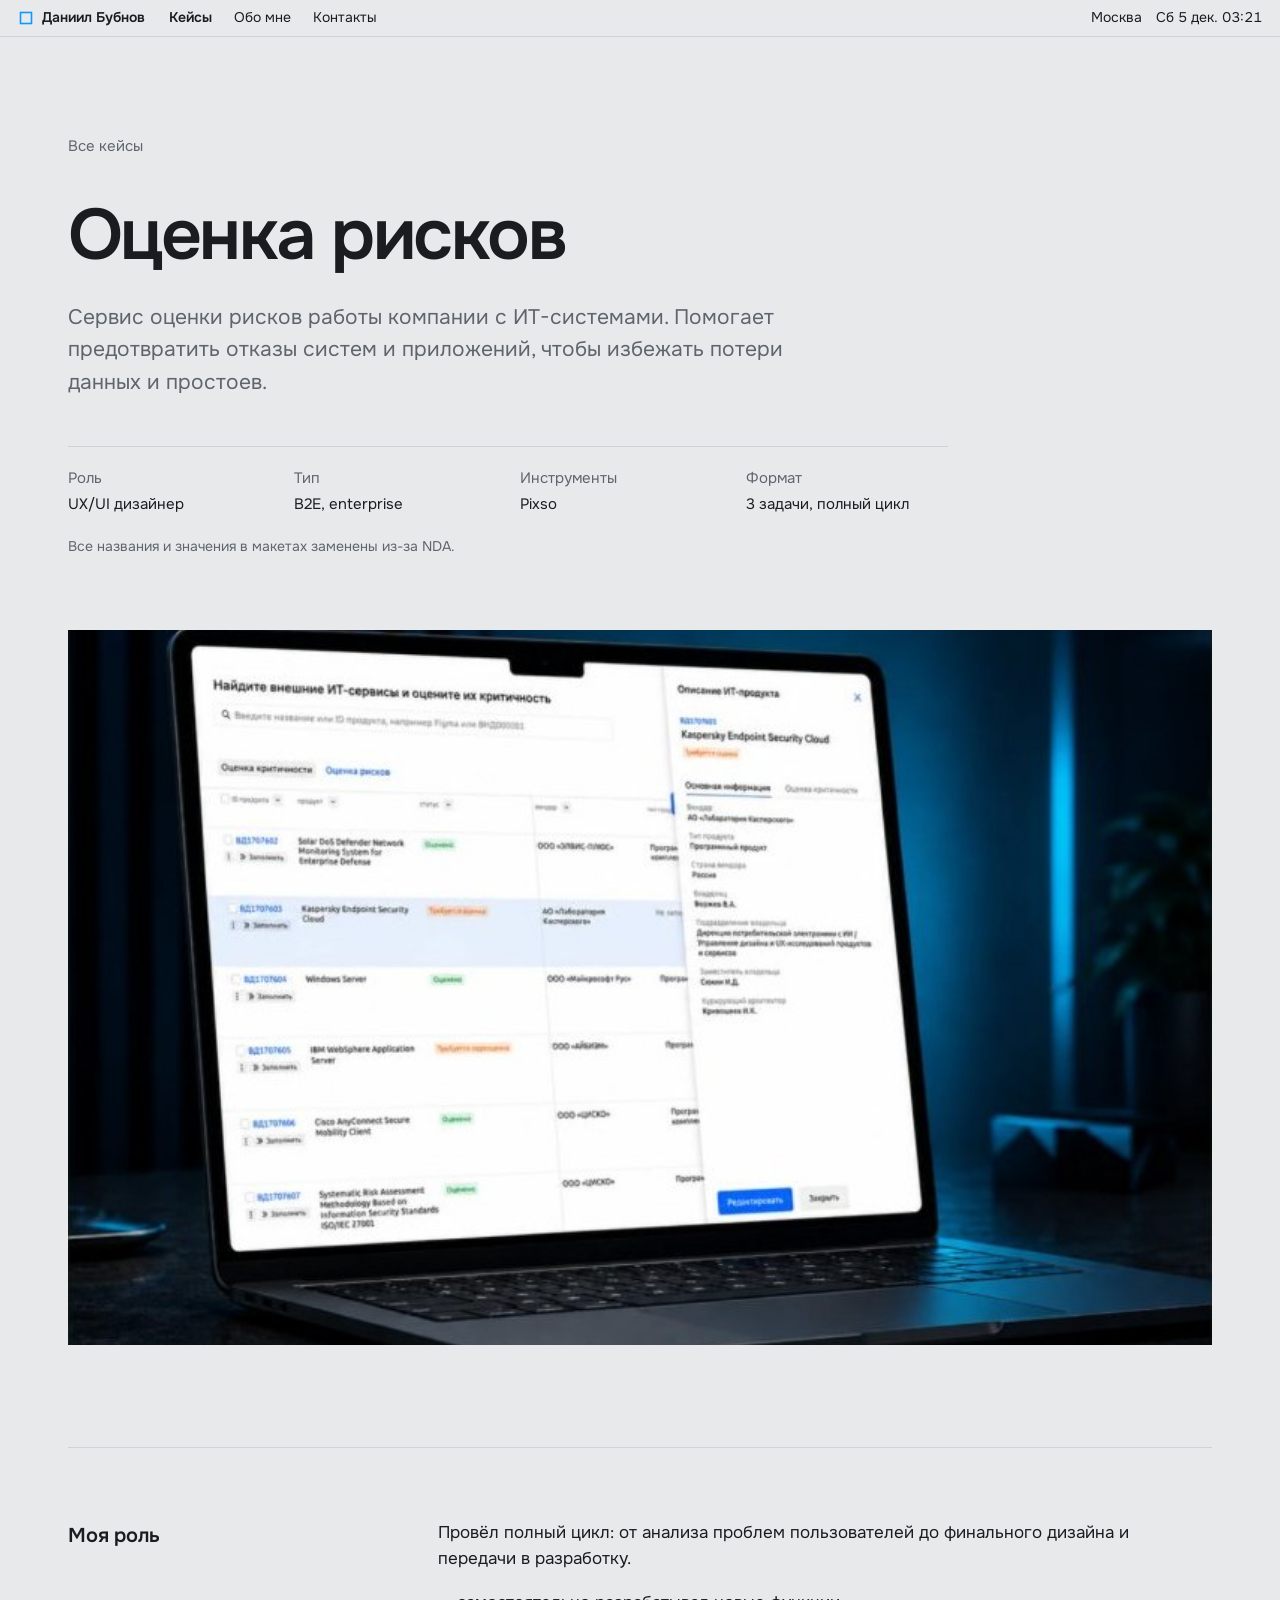
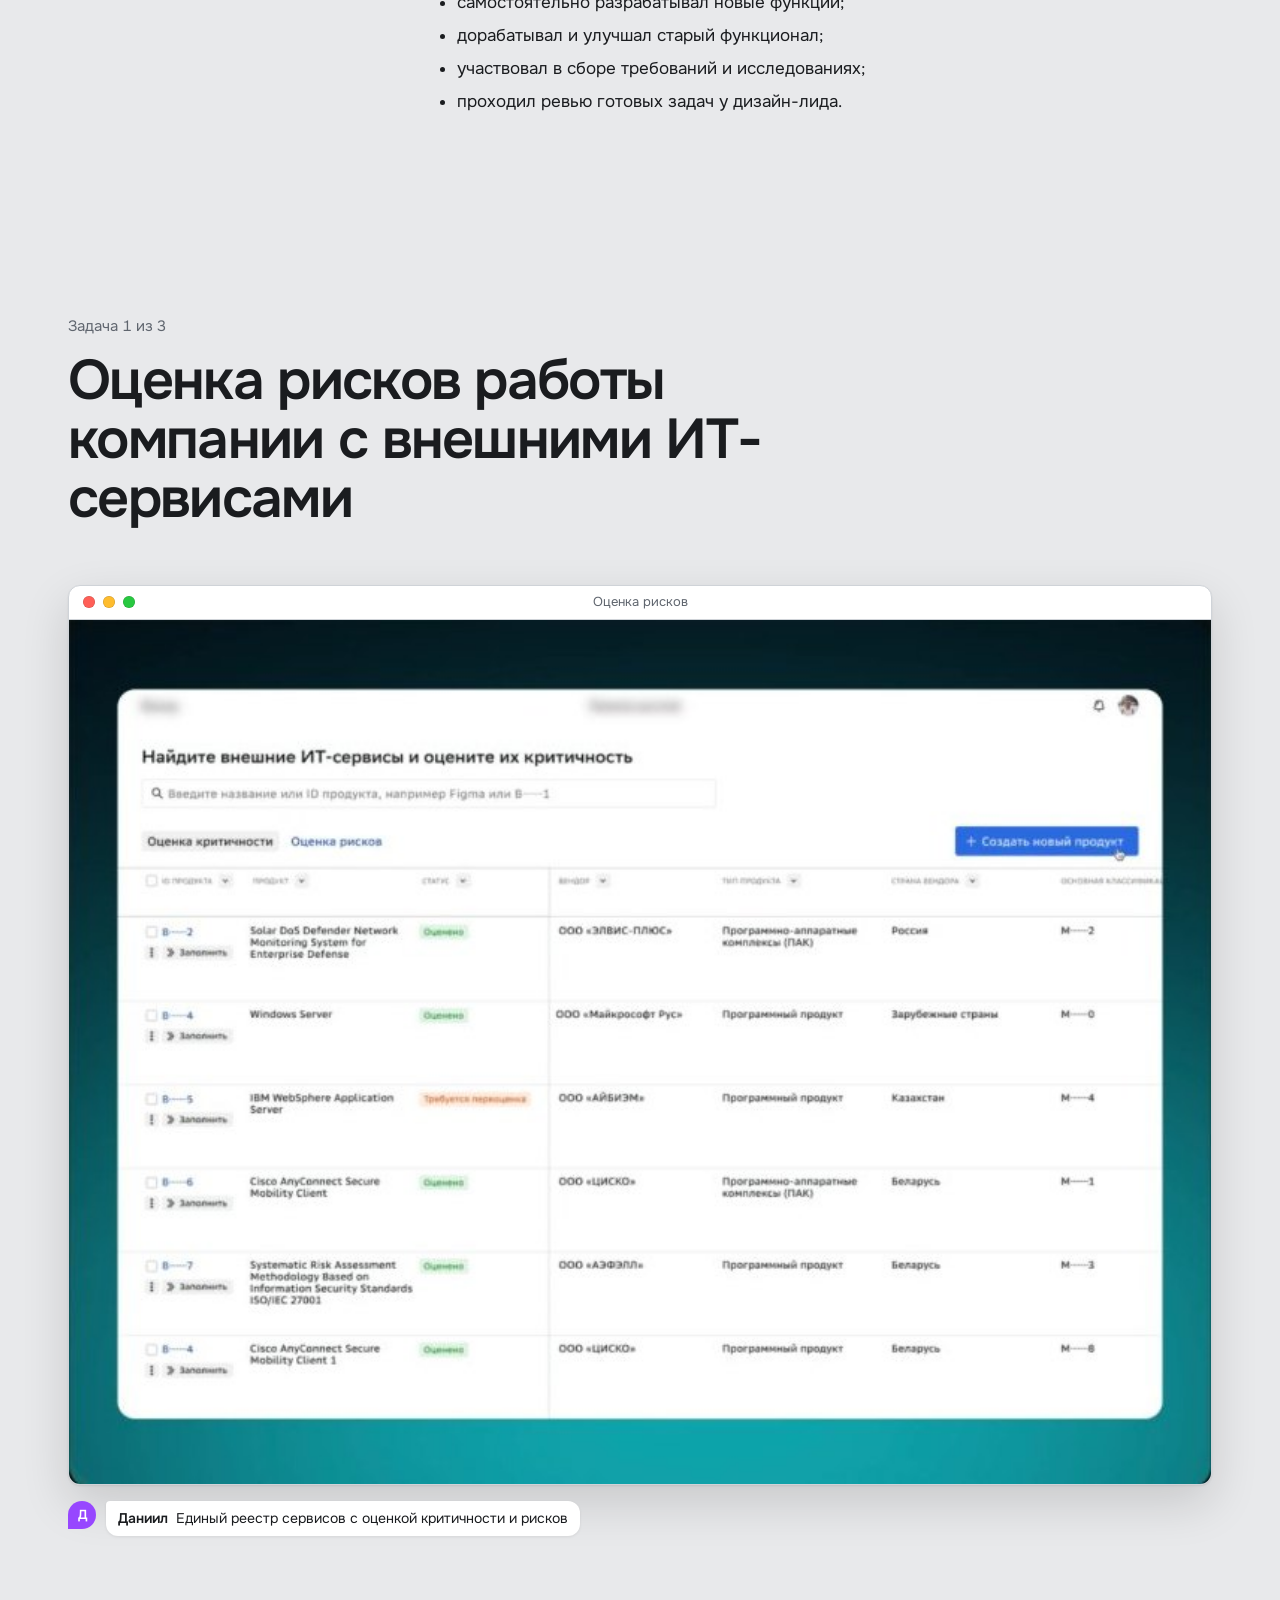
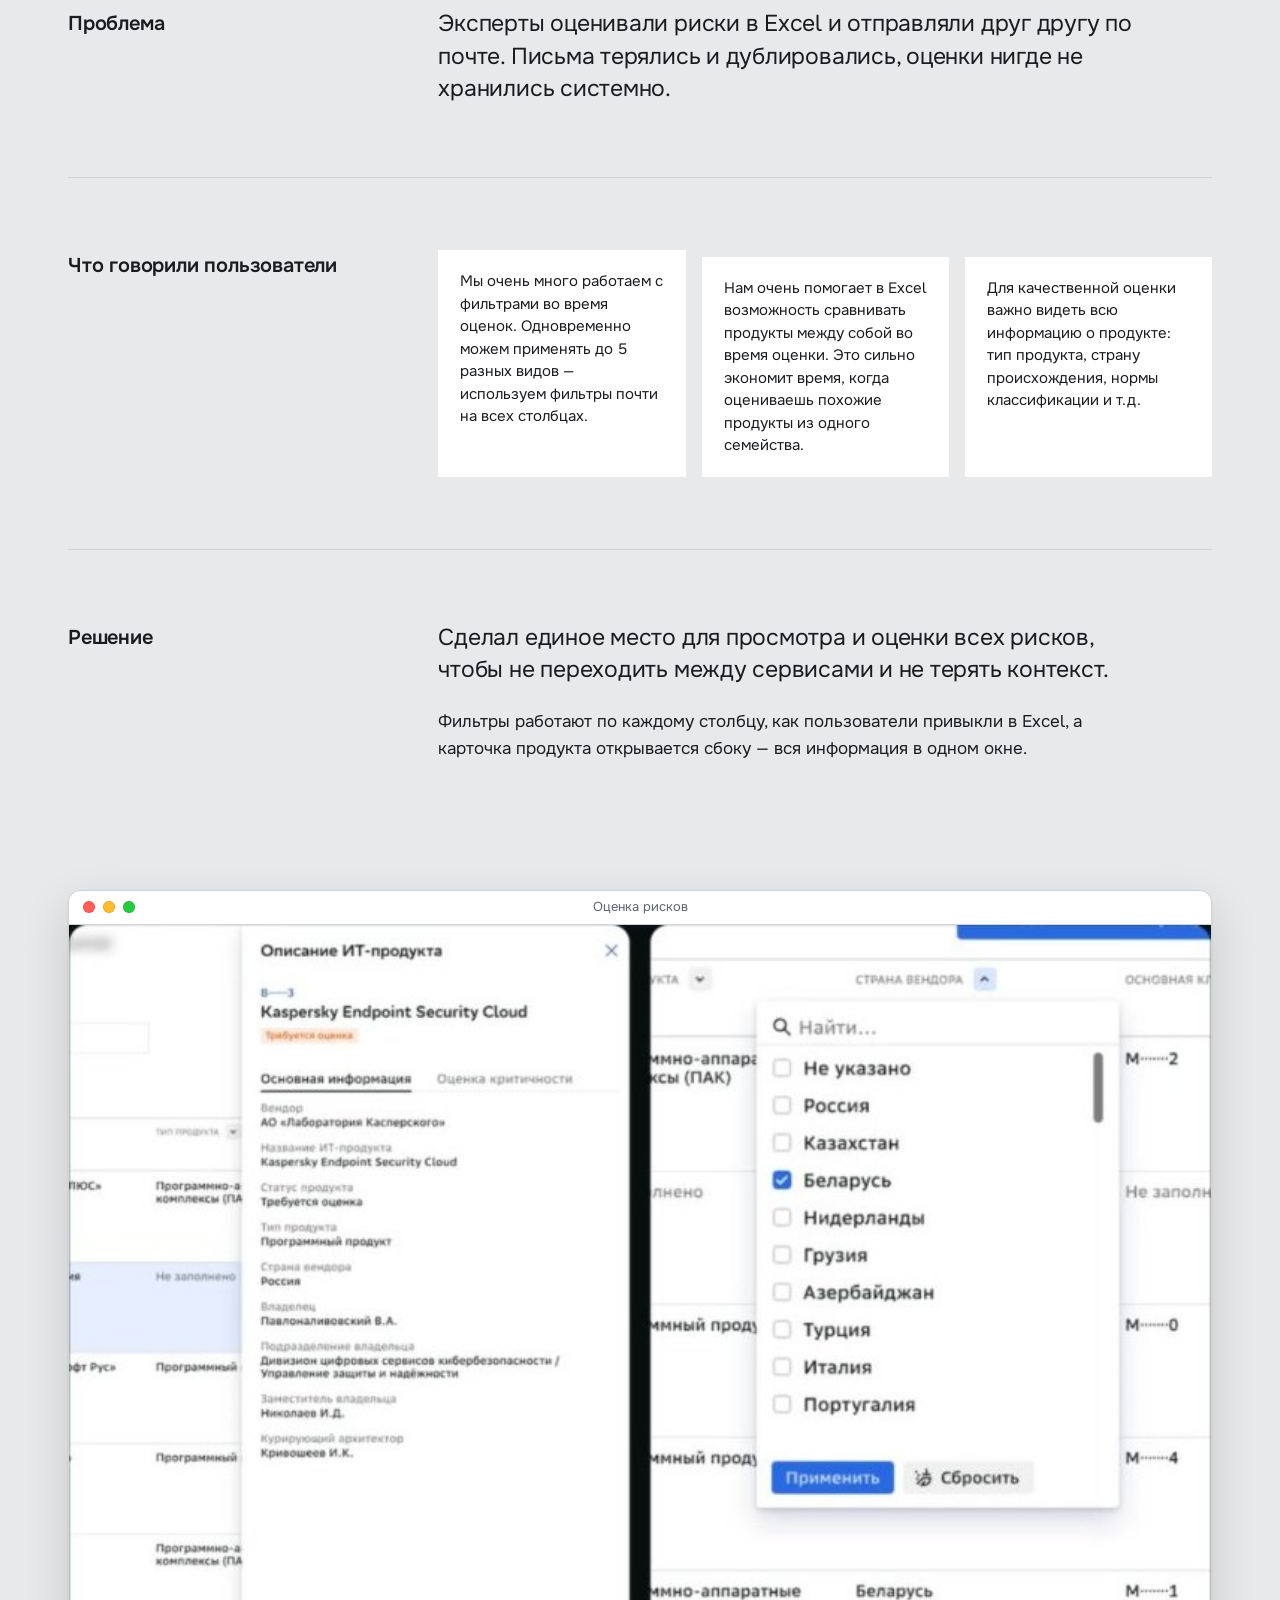
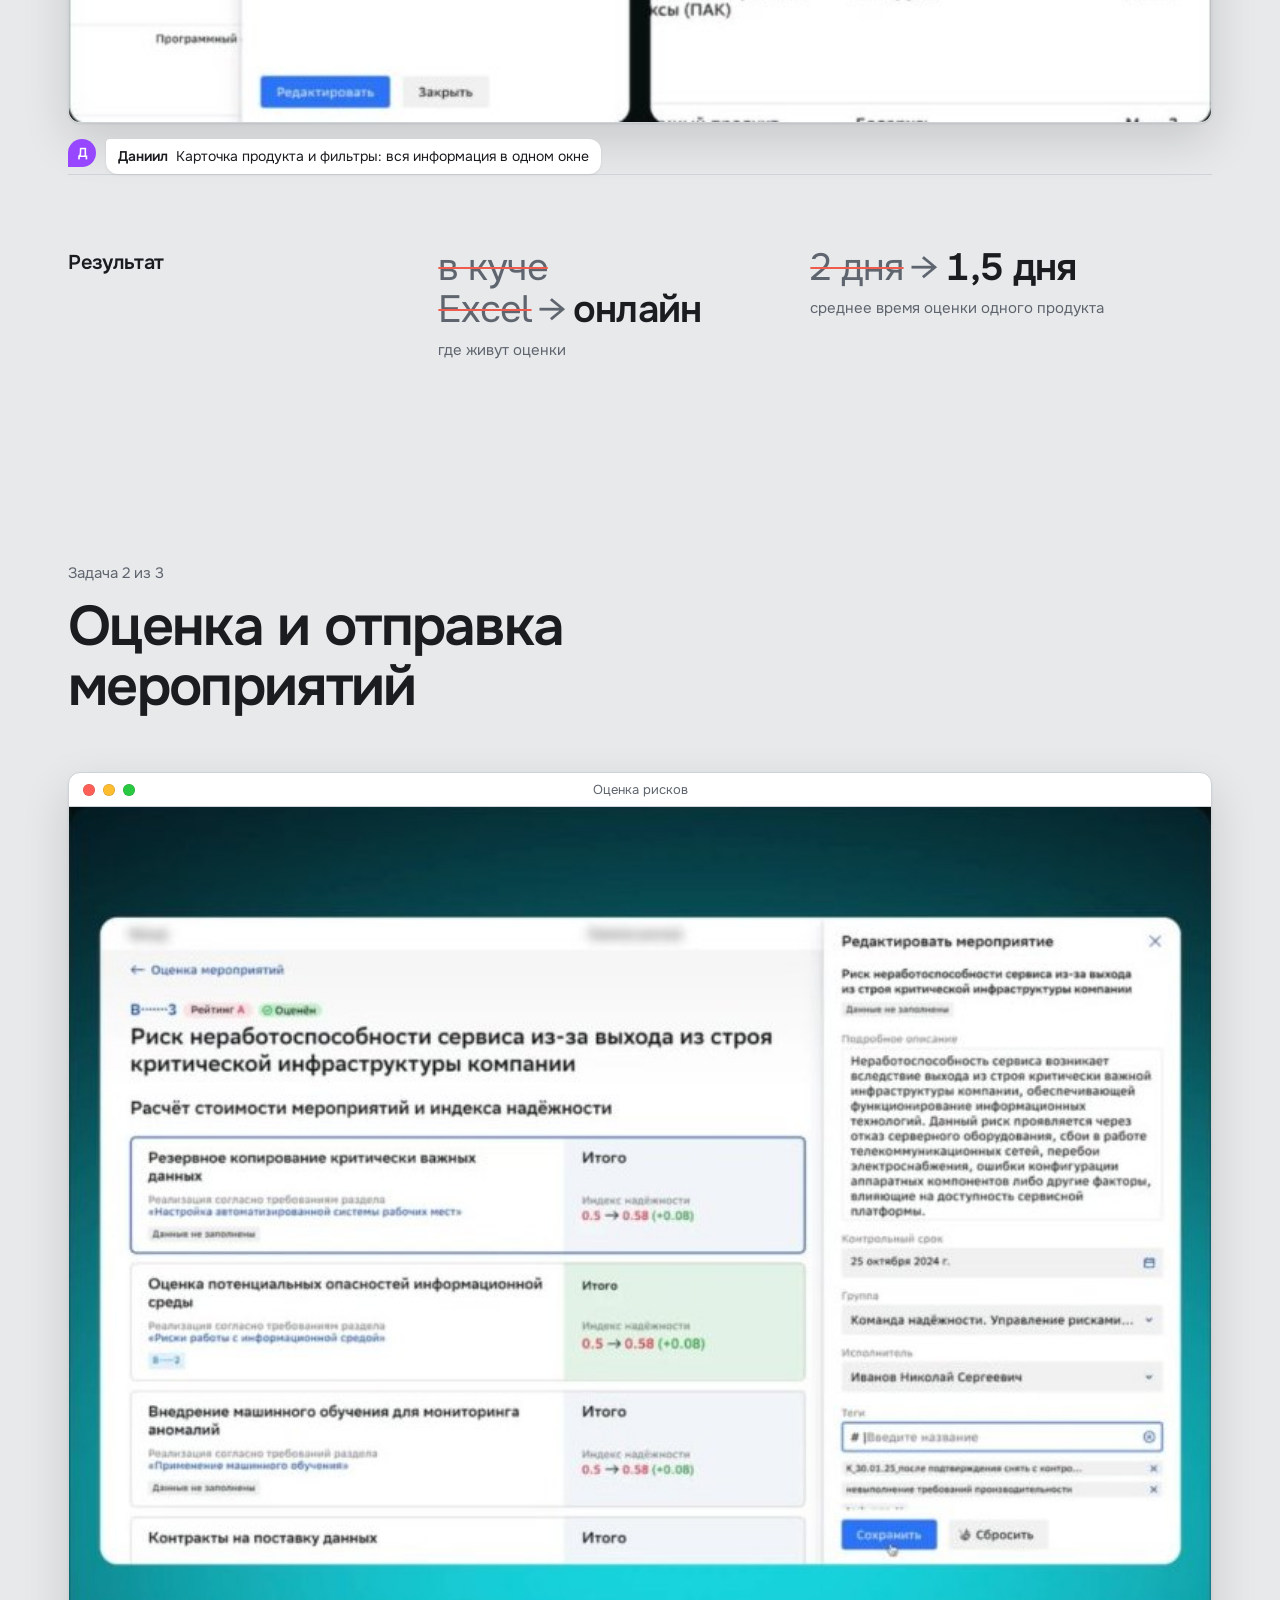
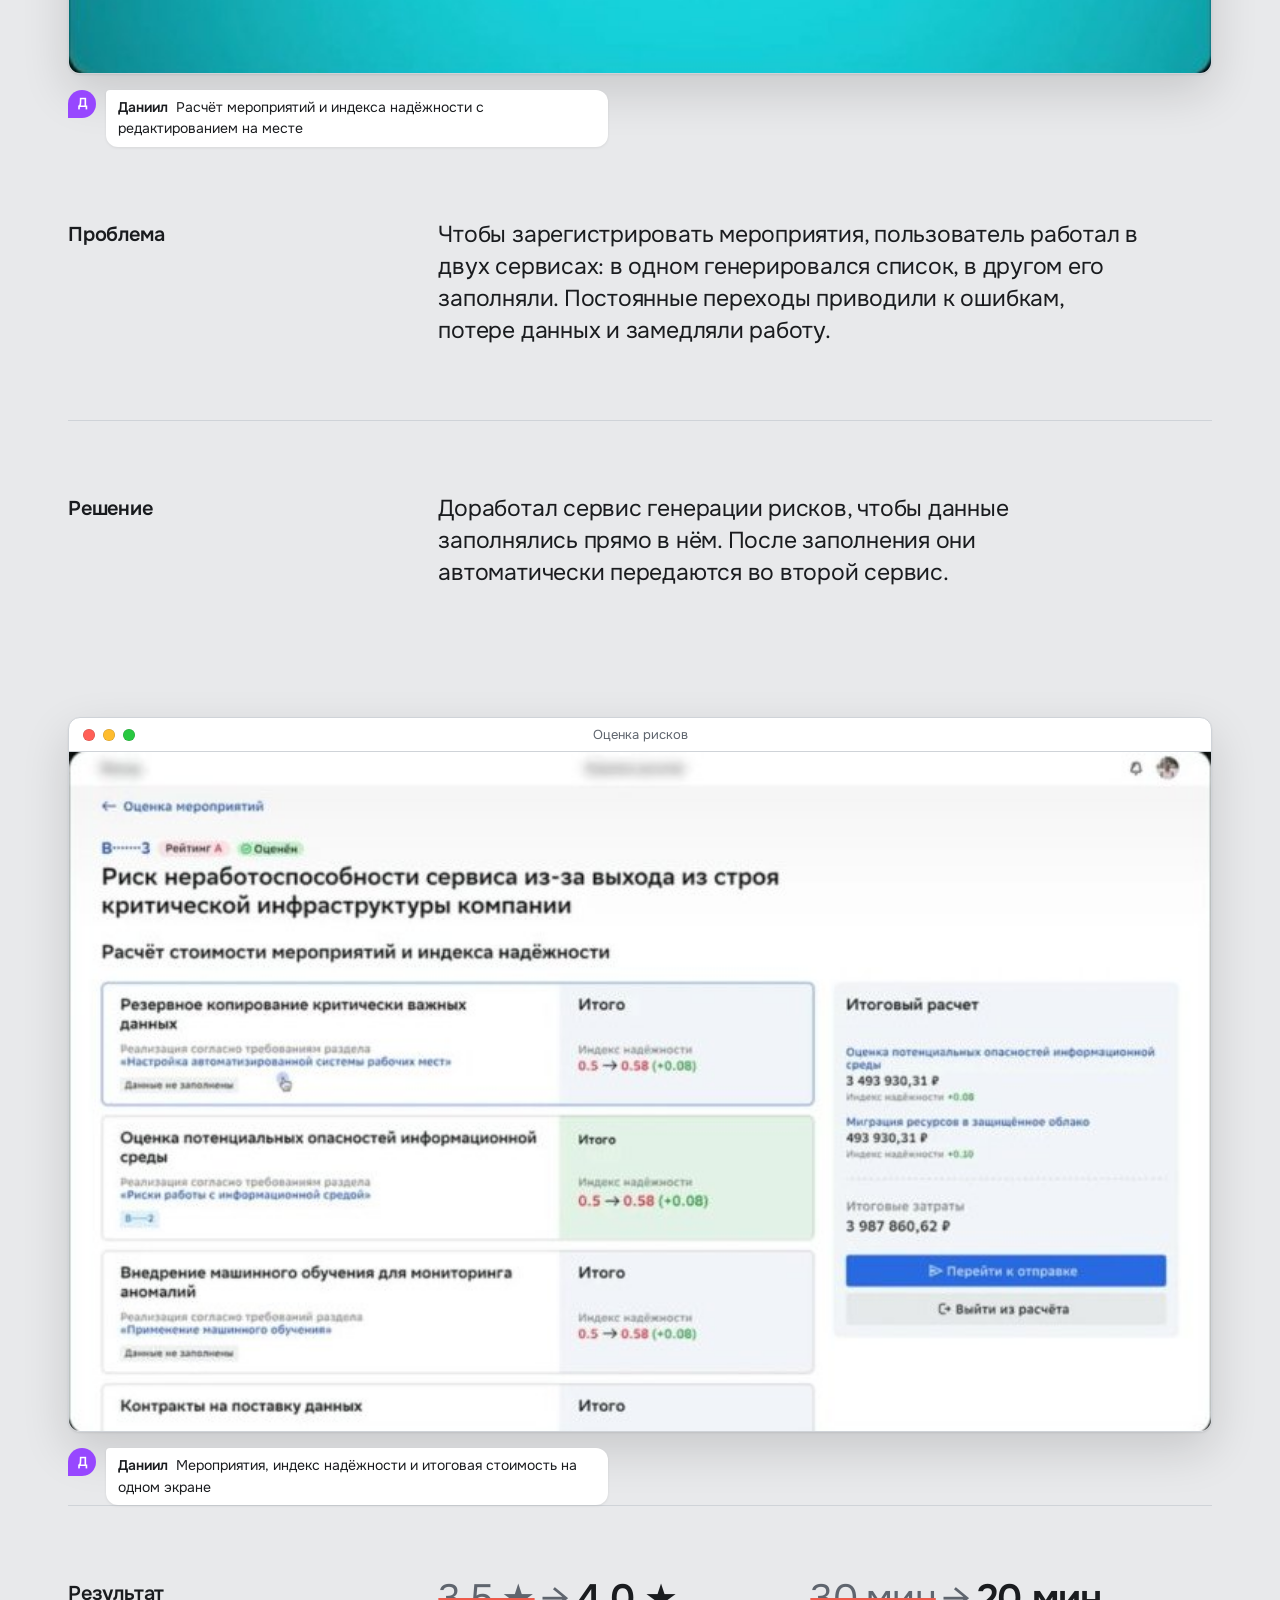
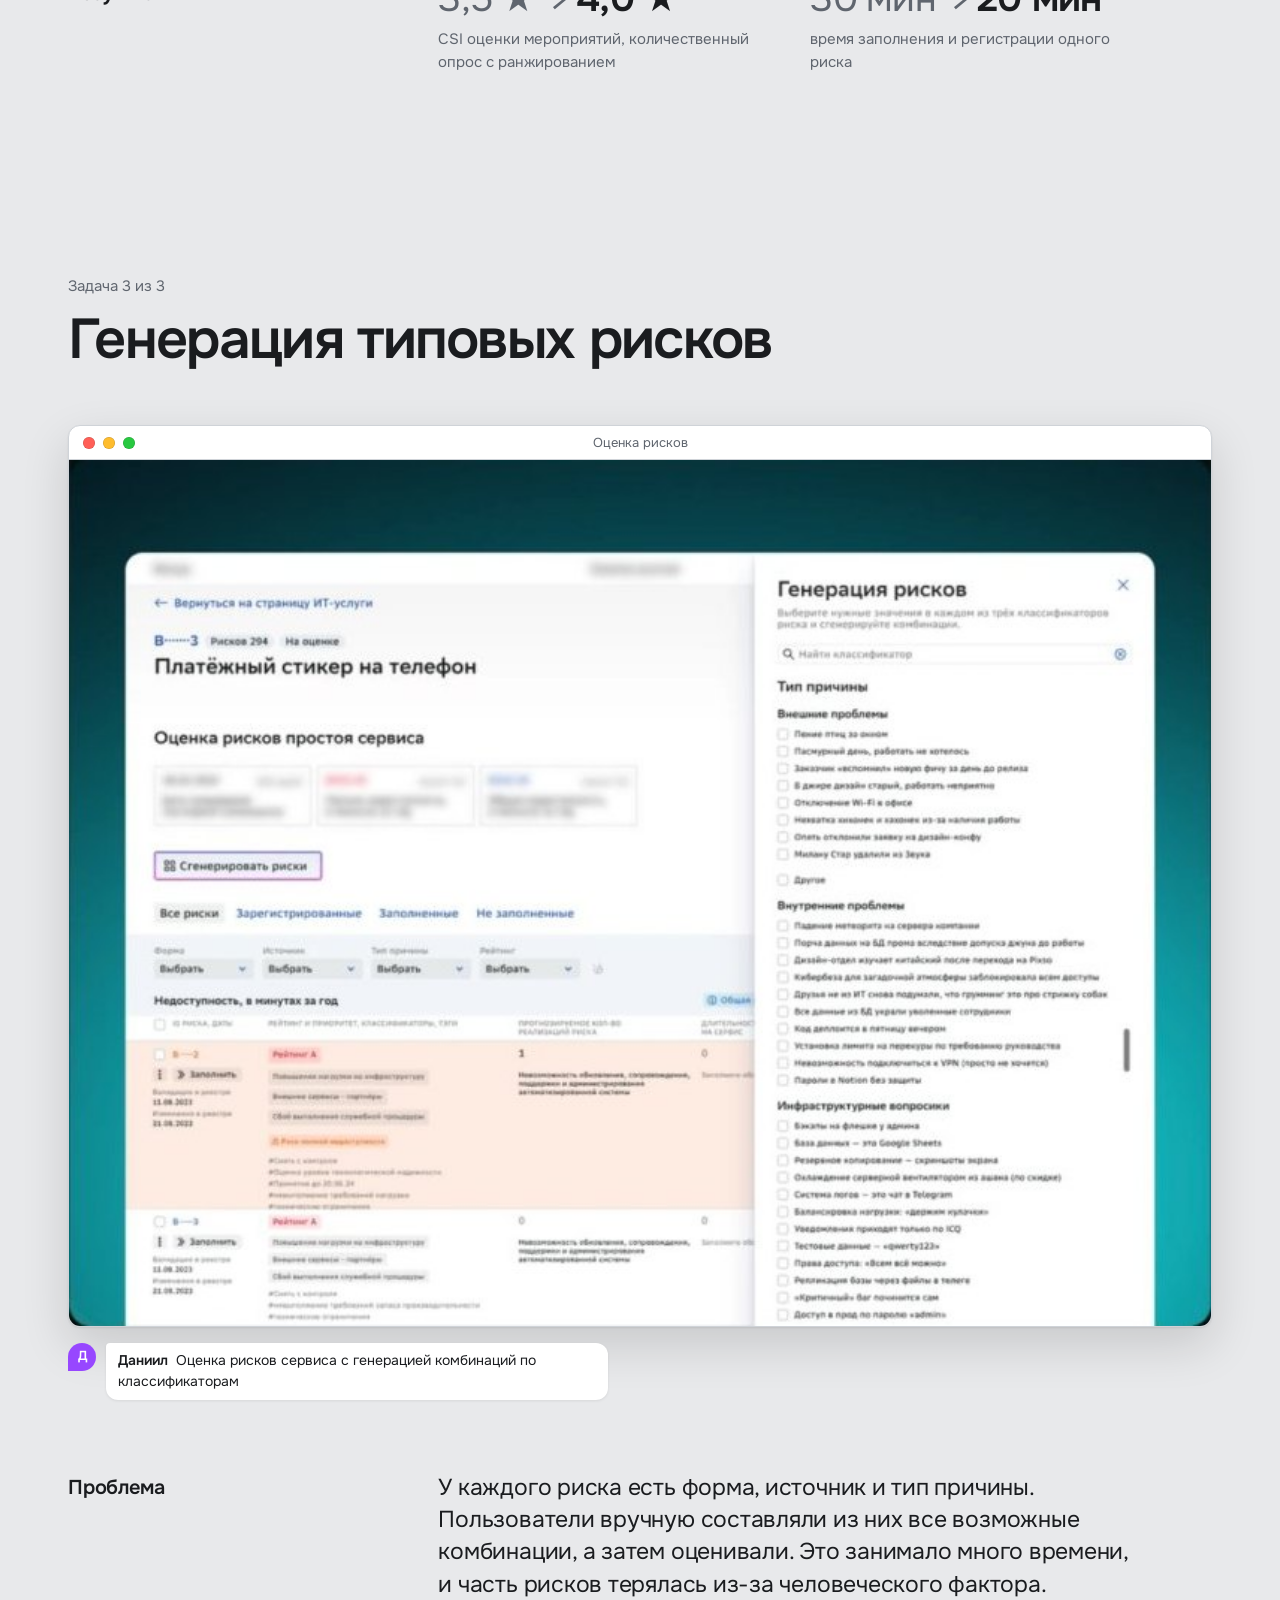
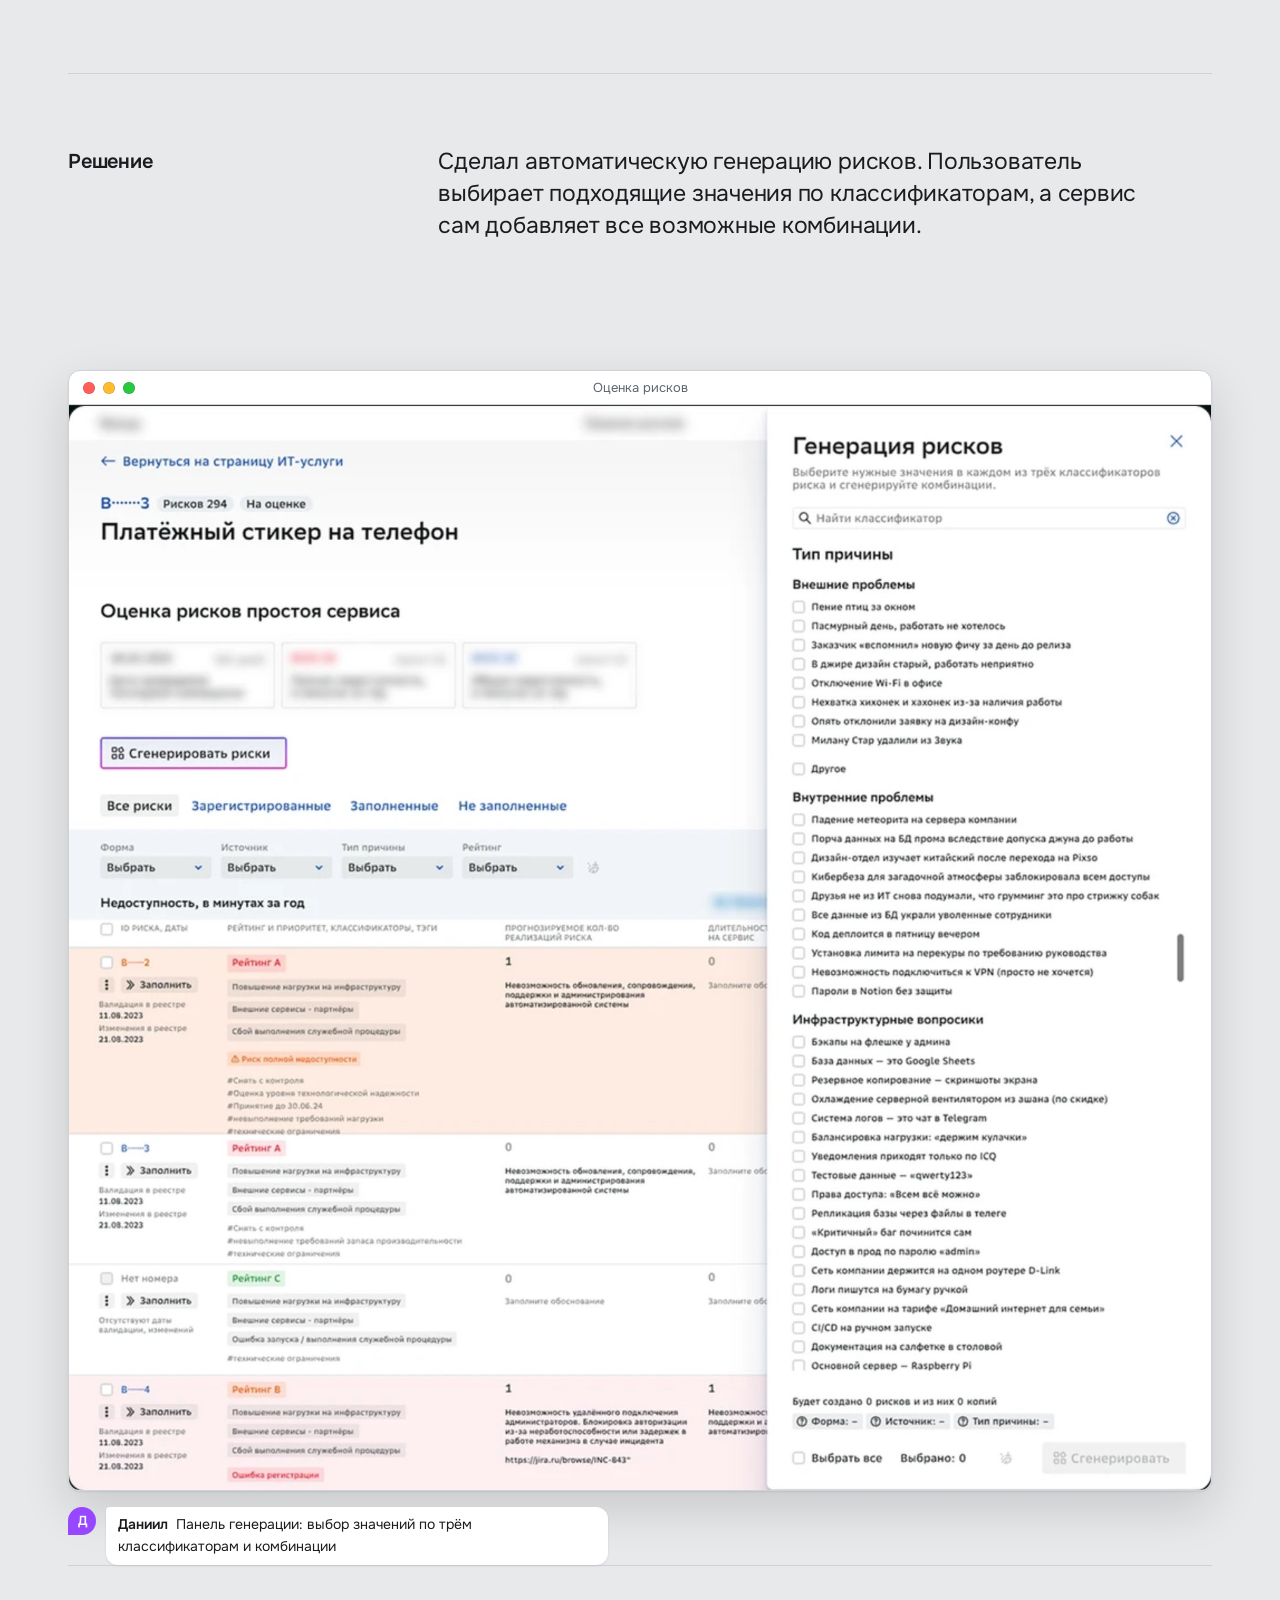
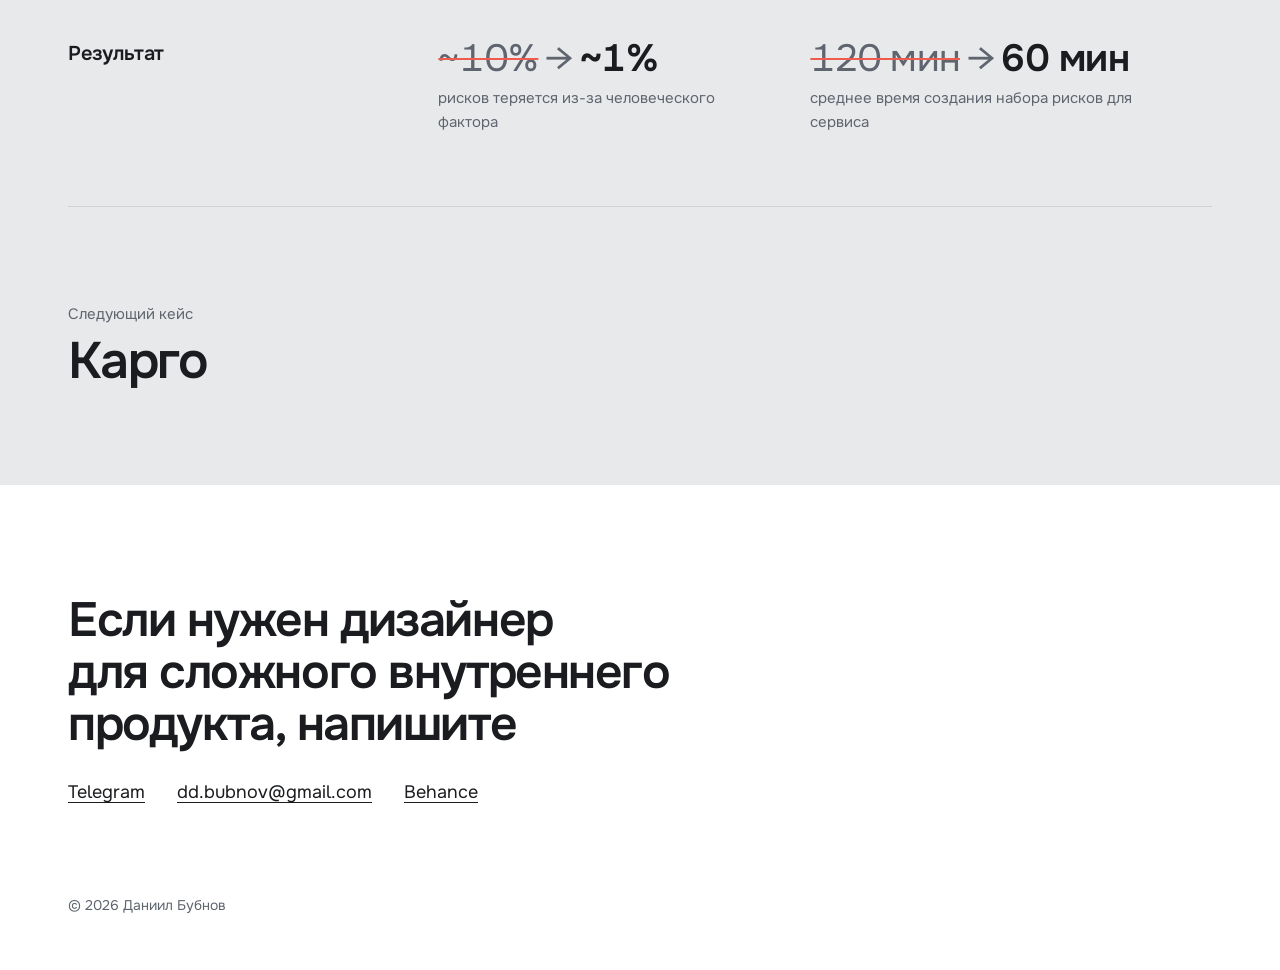
<file: risks.html>
<!doctype html>
<html lang="ru">
<head>
  <meta charset="utf-8">
  <meta name="viewport" content="width=device-width, initial-scale=1">
  <title>Оценка рисков — Даниил Бубнов</title>
  <meta name="description" content="Кейс: сервис оценки рисков работы компании с ИТ-системами.">
  <meta property="og:title" content="Оценка рисков — Даниил Бубнов">
  <meta property="og:description" content="Кейс: сервис оценки рисков работы компании с ИТ-системами.">
  <meta property="og:type" content="website">
  <!-- Когда появится английская версия, раскомментируйте и впишите адрес сайта:
  <link rel="alternate" hreflang="ru" href="https://ВАШ-АДРЕС/risks.html">
  <link rel="alternate" hreflang="en" href="https://ВАШ-АДРЕС/en/risks.html"> -->
  <link rel="icon" href="data:image/svg+xml,<svg xmlns='http://www.w3.org/2000/svg' viewBox='0 0 32 32'><rect x='5' y='5' width='22' height='22' fill='none' stroke='%230d99ff' stroke-width='3'/></svg>">
  <link rel="preconnect" href="https://fonts.googleapis.com">
  <link rel="preconnect" href="https://fonts.gstatic.com" crossorigin>
  <link rel="stylesheet" href="https://fonts.googleapis.com/css2?family=Onest:wght@400;500;600&display=swap">
  <link rel="stylesheet" href="assets/css/style.css">
</head>
<body>

<header class="menubar">
  <div class="menubar__in">
    <a class="menubar__app" href="index.html"><svg viewBox="0 0 16 16" aria-hidden="true"><rect x="2.5" y="2.5" width="11" height="11" fill="none" stroke="currentColor" stroke-width="1.6"/></svg><span>Даниил Бубнов</span></a>
    <nav class="menubar__menus" aria-label="Основная навигация">
      <details class="menu">
        <summary class="is-current">Кейсы</summary>
        <div class="menu__panel">
          <a href="risks.html" aria-current="page">Оценка рисков<span>B2E</span></a>
          <a href="kargo.html">Карго<span>B2B</span></a>
          <hr>
          <a href="index.html#cases">Все кейсы</a>
        </div>
      </details>
      <a class="menubar__item" href="about.html">Обо мне</a>
      <details class="menu">
        <summary>Контакты</summary>
        <div class="menu__panel">
          <a href="https://t.me/blauuberg">Telegram<span>@blauuberg</span></a>
          <a href="mailto:dd.bubnov@gmail.com">Почта<span>Gmail</span></a>
          <a href="https://www.behance.net/d_bubnov">Behance<span>d_bubnov</span></a>
          <hr>
          <a href="assets/cv.pdf" download>Скачать резюме<span>PDF</span></a>
        </div>
      </details>
      <!-- Переключатель языка: уберите hidden, когда появится папка en/ -->
      <a class="menubar__item" href="en/risks.html" lang="en" hreflang="en" hidden>EN</a>
    </nav>
    <div class="menubar__status">Москва <time class="clock"></time></div>
  </div>
</header>

<main>
  <article>
    <header class="case-hero wrap">
      <a class="back" href="index.html#cases">Все кейсы</a>
      <h1>Оценка рисков</h1>
      <p class="lead">Сервис оценки рисков работы компании с&nbsp;ИТ-системами. Помогает предотвратить отказы систем и приложений, чтобы избежать потери данных и простоев.</p>
      <dl class="meta">
        <div><dt>Роль</dt><dd>UX/UI дизайнер</dd></div>
        <div><dt>Тип</dt><dd>B2E, enterprise</dd></div>
        <div><dt>Инструменты</dt><dd>Pixso</dd></div>
        <div><dt>Формат</dt><dd>3 задачи, полный цикл</dd></div>
      </dl>
      <p class="note">Все названия и значения в макетах заменены из-за NDA.</p>
    </header>

    <div class="wrap">
      <figure class="cover" data-select data-select-target=".artboard">
        <div class="artboard"><img src="assets/cases/risks/cover.jpg" alt="Реестр ИТ-сервисов на экране ноутбука"></div>
      </figure>

      <section class="chapter">
        <h2>Моя роль</h2>
        <div class="chapter__text">
          <p>Провёл полный цикл: от анализа проблем пользователей до финального дизайна и передачи в разработку.</p>
          <ul class="plain-list">
            <li>самостоятельно разрабатывал новые функции;</li>
            <li>дорабатывал и улучшал старый функционал;</li>
            <li>участвовал в сборе требований и исследованиях;</li>
            <li>проходил ревью готовых задач у дизайн-лида.</li>
          </ul>
        </div>
      </section>

      <section class="task">
        <span class="task__num">Задача 1 из 3</span>
        <h2 class="task__title">Оценка рисков работы компании с внешними ИТ-сервисами</h2>
        <figure class="shot" data-select data-select-target=".window">
          <div class="window">
            <div class="window__bar" aria-hidden="true"><i></i><i></i><i></i><span>Оценка рисков</span></div>
            <img src="assets/cases/risks/registry.jpg" alt="Единый реестр ИТ-сервисов с фильтрами по столбцам" loading="lazy">
          </div>
          <figcaption class="comment"><span class="comment__avatar" aria-hidden="true">Д</span><span class="comment__body"><b>Даниил</b>Единый реестр сервисов с оценкой критичности и рисков</span></figcaption>
        </figure>
      <section class="chapter">
        <h2>Проблема</h2>
        <div class="chapter__text">
          <p class="statement">Эксперты оценивали риски в Excel и отправляли друг другу по почте. Письма терялись и дублировались, оценки нигде не хранились системно.</p>
        </div>
      </section>
      <section class="chapter">
        <h2>Что говорили пользователи</h2>
        <div class="chapter__text">
          <ul class="quotes">
            <li><blockquote>Мы очень много работаем с фильтрами во время оценок. Одновременно можем применять до 5 разных видов — используем фильтры почти на всех столбцах.</blockquote></li>
            <li><blockquote>Нам очень помогает в Excel возможность сравнивать продукты между собой во время оценки. Это сильно экономит время, когда оцениваешь похожие продукты из одного семейства.</blockquote></li>
            <li><blockquote>Для качественной оценки важно видеть всю информацию о продукте: тип продукта, страну происхождения, нормы классификации и т.д.</blockquote></li>
          </ul>
        </div>
      </section>
      <section class="chapter">
        <h2>Решение</h2>
        <div class="chapter__text">
          <p class="statement">Сделал единое место для просмотра и оценки всех рисков, чтобы не переходить между сервисами и не терять контекст.</p>
          <p>Фильтры работают по каждому столбцу, как пользователи привыкли в Excel, а карточка продукта открывается сбоку — вся информация в одном окне.</p>
        </div>
      </section>
        <figure class="shot" data-select data-select-target=".window">
          <div class="window">
            <div class="window__bar" aria-hidden="true"><i></i><i></i><i></i><span>Оценка рисков</span></div>
            <img src="assets/cases/risks/card-filters.jpg" alt="Карточка ИТ-продукта и фильтр по стране вендора" loading="lazy">
          </div>
          <figcaption class="comment"><span class="comment__avatar" aria-hidden="true">Д</span><span class="comment__body"><b>Даниил</b>Карточка продукта и фильтры: вся информация в одном окне</span></figcaption>
        </figure>
      <section class="chapter">
        <h2>Результат</h2>
        <div class="chapter__text">
          <dl class="results">
            <div><dt><s>в куче Excel</s><span class="arrow" aria-label="стало">→</span>онлайн</dt><dd>где живут оценки</dd></div>
            <div><dt><s>2 дня</s><span class="arrow" aria-label="стало">→</span>1,5 дня</dt><dd>среднее время оценки одного продукта</dd></div>
          </dl>
        </div>
      </section>
      </section>

      <section class="task">
        <span class="task__num">Задача 2 из 3</span>
        <h2 class="task__title">Оценка и отправка мероприятий</h2>
        <figure class="shot" data-select data-select-target=".window">
          <div class="window">
            <div class="window__bar" aria-hidden="true"><i></i><i></i><i></i><span>Оценка рисков</span></div>
            <img src="assets/cases/risks/events.jpg" alt="Расчёт мероприятий и индекса надёжности с боковой панелью редактирования" loading="lazy">
          </div>
          <figcaption class="comment"><span class="comment__avatar" aria-hidden="true">Д</span><span class="comment__body"><b>Даниил</b>Расчёт мероприятий и индекса надёжности с редактированием на месте</span></figcaption>
        </figure>
      <section class="chapter">
        <h2>Проблема</h2>
        <div class="chapter__text">
          <p class="statement">Чтобы зарегистрировать мероприятия, пользователь работал в двух сервисах: в одном генерировался список, в другом его заполняли. Постоянные переходы приводили к ошибкам, потере данных и замедляли работу.</p>
        </div>
      </section>
      <section class="chapter">
        <h2>Решение</h2>
        <div class="chapter__text">
          <p class="statement">Доработал сервис генерации рисков, чтобы данные заполнялись прямо в нём. После заполнения они автоматически передаются во второй сервис.</p>
        </div>
      </section>
        <figure class="shot" data-select data-select-target=".window">
          <div class="window">
            <div class="window__bar" aria-hidden="true"><i></i><i></i><i></i><span>Оценка рисков</span></div>
            <img src="assets/cases/risks/events-total.jpg" alt="Экран с мероприятиями, индексом надёжности и итоговой стоимостью" loading="lazy">
          </div>
          <figcaption class="comment"><span class="comment__avatar" aria-hidden="true">Д</span><span class="comment__body"><b>Даниил</b>Мероприятия, индекс надёжности и итоговая стоимость на одном экране</span></figcaption>
        </figure>
      <section class="chapter">
        <h2>Результат</h2>
        <div class="chapter__text">
          <dl class="results">
            <div><dt><s>3,5 ★</s><span class="arrow" aria-label="стало">→</span>4,0 ★</dt><dd>CSI оценки мероприятий, количественный опрос с ранжированием</dd></div>
            <div><dt><s>30 мин</s><span class="arrow" aria-label="стало">→</span>20 мин</dt><dd>время заполнения и регистрации одного риска</dd></div>
          </dl>
        </div>
      </section>
      </section>

      <section class="task">
        <span class="task__num">Задача 3 из 3</span>
        <h2 class="task__title">Генерация типовых рисков</h2>
        <figure class="shot" data-select data-select-target=".window">
          <div class="window">
            <div class="window__bar" aria-hidden="true"><i></i><i></i><i></i><span>Оценка рисков</span></div>
            <img src="assets/cases/risks/generation.jpg" alt="Оценка рисков сервиса с панелью генерации" loading="lazy">
          </div>
          <figcaption class="comment"><span class="comment__avatar" aria-hidden="true">Д</span><span class="comment__body"><b>Даниил</b>Оценка рисков сервиса с генерацией комбинаций по классификаторам</span></figcaption>
        </figure>
      <section class="chapter">
        <h2>Проблема</h2>
        <div class="chapter__text">
          <p class="statement">У каждого риска есть форма, источник и тип причины. Пользователи вручную составляли из них все возможные комбинации, а затем оценивали. Это занимало много времени, и часть рисков терялась из-за человеческого фактора.</p>
        </div>
      </section>
      <section class="chapter">
        <h2>Решение</h2>
        <div class="chapter__text">
          <p class="statement">Сделал автоматическую генерацию рисков. Пользователь выбирает подходящие значения по классификаторам, а сервис сам добавляет все возможные комбинации.</p>
        </div>
      </section>
        <figure class="shot" data-select data-select-target=".window">
          <div class="window">
            <div class="window__bar" aria-hidden="true"><i></i><i></i><i></i><span>Оценка рисков</span></div>
            <img src="assets/cases/risks/generation-panel.jpg" alt="Панель генерации рисков с выбором значений классификаторов" loading="lazy">
          </div>
          <figcaption class="comment"><span class="comment__avatar" aria-hidden="true">Д</span><span class="comment__body"><b>Даниил</b>Панель генерации: выбор значений по трём классификаторам и комбинации</span></figcaption>
        </figure>
      <section class="chapter">
        <h2>Результат</h2>
        <div class="chapter__text">
          <dl class="results">
            <div><dt><s>~10%</s><span class="arrow" aria-label="стало">→</span>~1%</dt><dd>рисков теряется из-за человеческого фактора</dd></div>
            <div><dt><s>120 мин</s><span class="arrow" aria-label="стало">→</span>60 мин</dt><dd>среднее время создания набора рисков для сервиса</dd></div>
          </dl>
        </div>
      </section>
      </section>

      <a class="next" href="kargo.html">
        <span>Следующий кейс</span>
        <strong>Карго</strong>
      </a>
    </div>
  </article>
</main>

<footer class="site-footer">
  <div class="wrap">
    <h2>Если нужен дизайнер для&nbsp;сложного внутреннего продукта, напишите</h2>
    <div class="contacts">
      <a href="https://t.me/blauuberg">Telegram</a>
      <a href="mailto:dd.bubnov@gmail.com">dd.bubnov@gmail.com</a>
      <a href="https://www.behance.net/d_bubnov">Behance</a>
    </div>
    <p class="copy">© 2026 Даниил Бубнов</p>
  </div>
</footer>

<script src="assets/js/main.js" defer></script>
</body>
</html>
</file>
<file: assets/css/style.css>
/* ==========================================================
   Даниил Бубнов — портфолио
   Идея: сайт как холст в редакторе. Кейсы — фреймы на холсте,
   при наведении их «выделяет» рамка с размерами, как в Figma.
   ========================================================== */

:root {
  --canvas: #e8e9eb;      /* холст */
  --frame: #ffffff;       /* фреймы / артборды */
  --ink: #1a1c1f;         /* основной текст */
  --muted: #5f656e;       /* второстепенный текст */
  --line: #cfd3d8;        /* разделители */
  --select: #0d99ff;      /* цвет выделения */
  --select-ink: #ffffff;
  --collab: #9747ff;     /* цвет соавтора */
  --risk-low: #3fb37f;
  --risk-mid: #f2b233;
  --risk-high: #ef5b4c;

  --font: "Onest", "Segoe UI", system-ui, -apple-system, sans-serif;
  --wrap: 1240px;
  --gutter: clamp(20px, 4vw, 48px);
  --text: 64ch;

  color-scheme: light dark;
  box-sizing: border-box;
}

@media (prefers-color-scheme: dark) {
  :root:not([data-theme="light"]) {
    --canvas: #1e1e1e;
    --frame: #2c2c2c;
    --ink: #eef0f2;
    --muted: #a3a9b1;
    --line: #3b3d40;
  }
}

*, *::before, *::after { box-sizing: inherit; }

[hidden] { display: none !important; }

html { scroll-padding-top: 56px; -webkit-text-size-adjust: 100%; }

body {
  margin: 0;
  background: var(--canvas);
  color: var(--ink);
  font: 400 17px/1.55 var(--font);
  font-feature-settings: "ss01";
  -webkit-font-smoothing: antialiased;
  position: relative;
  overflow-x: clip;
}

img { max-width: 100%; height: auto; display: block; }
figure { margin: 0; }

a { color: inherit; text-decoration-thickness: 1px; text-underline-offset: 0.2em; }
a:hover { color: var(--select); }

:focus-visible {
  outline: 2px solid var(--select);
  outline-offset: 3px;
  border-radius: 2px;
}

.wrap {
  max-width: var(--wrap);
  margin: 0 auto;
  padding: 0 var(--gutter);
}

.visually-hidden {
  position: absolute; width: 1px; height: 1px; overflow: hidden;
  clip: rect(0 0 0 0); white-space: nowrap;
}

/* ---------- шапка: строка меню macOS ---------- */

.menubar {
  position: sticky;
  top: 0;
  z-index: 30;
  background: var(--canvas);
  background: color-mix(in srgb, var(--canvas) 90%, transparent);
  backdrop-filter: saturate(180%) blur(20px);
  -webkit-backdrop-filter: saturate(180%) blur(20px);
  border-bottom: 1px solid var(--line);
  font-size: 14px;
  isolation: isolate;
}

.menubar__in {
  display: flex;
  align-items: center;
  gap: 4px;
  height: 36px;
  padding: 0 max(12px, env(safe-area-inset-left, 0px));
}

.menubar__app {
  display: inline-flex;
  align-items: center;
  gap: 8px;
  padding: 0 10px 0 6px;
  font-weight: 600;
  text-decoration: none;
  white-space: nowrap;
}

.menubar__app svg { width: 16px; height: 16px; color: var(--select); }

.menubar__menus { display: flex; align-items: center; gap: 2px; }

.menubar__item,
.menu > summary {
  display: block;
  padding: 3px 10px;
  border-radius: 5px;
  text-decoration: none;
  color: var(--ink);
  cursor: default;
  white-space: nowrap;
  list-style: none;
}

.menu > summary::-webkit-details-marker { display: none; }
.menu > summary::marker { content: ""; }

.menubar__item { cursor: pointer; }

.menubar__item:hover,
.menu > summary:hover,
.menu[open] > summary {
  background: rgb(128 128 128 / 0.2);
  background: color-mix(in srgb, var(--ink) 10%, transparent);
  color: var(--ink);
}

.menubar__item[aria-current="page"],
.menu > summary.is-current { font-weight: 600; }

.menu { position: relative; }

.menu__panel {
  position: absolute;
  top: calc(100% + 5px);
  left: 0;
  min-width: 250px;
  padding: 5px;
  border-radius: 10px;
  background: var(--frame);
  border: 1px solid var(--line);
  box-shadow: 0 10px 30px rgb(0 0 0 / 0.18);
}

.menu__panel a {
  display: flex;
  justify-content: space-between;
  gap: 24px;
  padding: 4px 10px;
  border-radius: 5px;
  text-decoration: none;
  color: var(--ink);
}

.menu__panel a span { color: var(--muted); }

.menu__panel a:hover,
.menu__panel a:focus-visible {
  background: var(--select);
  color: var(--select-ink);
  outline: none;
}

.menu__panel a:hover span,
.menu__panel a:focus-visible span { color: color-mix(in srgb, var(--select-ink) 80%, transparent); }

.menu__panel a[aria-current="page"]::before { content: "✓"; margin-right: -14px; position: relative; left: -10px; width: 0; }
.menu__panel a[aria-current="page"] { padding-left: 20px; }

.menu__panel hr {
  margin: 5px 10px;
  border: 0;
  border-top: 1px solid var(--line);
}

.menubar__status {
  margin-left: auto;
  padding-right: 6px;
  color: var(--ink);
  white-space: nowrap;
  font-variant-numeric: tabular-nums;
}

.clock { margin-left: 10px; }

/* ---------- главная: первый экран ---------- */

.hero {
  padding-top: clamp(56px, 12vw, 150px);
  padding-bottom: clamp(56px, 9vw, 110px);
}

.hero h1 {
  display: inline-block;
  margin: 0;
  max-width: 17ch;
  font-size: clamp(40px, 7.2vw, 96px);
  line-height: 1.02;
  font-weight: 600;
  letter-spacing: -0.04em;
}

.hero p {
  margin: 48px 0 0;
  max-width: 46ch;
  font-size: clamp(17px, 1.6vw, 20px);
  color: var(--muted);
}

/* ---------- кейсы на главной ---------- */

.cases {
  display: grid;
  gap: clamp(72px, 10vw, 140px);
  padding-bottom: clamp(80px, 12vw, 160px);
}

.case-card {
  display: block;
  text-decoration: none;
  color: inherit;
}

.case-card:hover { color: inherit; }

.case-card:focus-visible { outline: none; }

/* подпись фрейма над артбордом — как название фрейма на холсте */
.frame-name {
  display: block;
  margin-bottom: 8px;
  font-size: 13px;
  color: var(--muted);
  transition: color 0.15s;
}

.case-card:hover .frame-name,
.case-card:focus-visible .frame-name { color: var(--select); }

.artboard {
  background: var(--frame);
  aspect-ratio: 16 / 10;
  overflow: hidden;
  position: relative;
}

.artboard > img {
  width: 100%;
  height: 100%;
  object-fit: cover;
}

.case-card__body {
  display: grid;
  grid-template-columns: minmax(0, 1.4fr) minmax(0, 1fr);
  gap: 16px 48px;
  margin-top: 28px;
}

.case-card h2 {
  margin: 0;
  font-size: clamp(26px, 3.2vw, 40px);
  line-height: 1.12;
  font-weight: 600;
  letter-spacing: -0.025em;
  max-width: 22ch;
}

.case-card p {
  margin: 0 0 20px;
  color: var(--muted);
  max-width: 48ch;
}

/* ---------- мета-данные (роль, год и т.д.) ---------- */

.meta {
  display: grid;
  grid-template-columns: repeat(auto-fit, minmax(120px, 1fr));
  gap: 16px 24px;
  margin: 0;
  font-size: 15px;
}

.meta dt { color: var(--muted); }
.meta dd { margin: 2px 0 0; }

/* ---------- рамка выделения ---------- */

.sel {
  position: absolute;
  top: 0;
  left: 0;
  z-index: 15;
  pointer-events: none;
  border: 1.5px solid var(--select);
  opacity: 0;
  transition:
    transform 0.32s cubic-bezier(0.2, 0.8, 0.2, 1),
    width 0.32s cubic-bezier(0.2, 0.8, 0.2, 1),
    height 0.32s cubic-bezier(0.2, 0.8, 0.2, 1),
    opacity 0.2s;
}

.sel.is-on { opacity: 1; }

.sel.is-jump { transition: opacity 0.2s; }

.sel i {
  position: absolute;
  width: 8px;
  height: 8px;
  background: var(--frame);
  border: 1.5px solid var(--select);
}

.sel i:nth-of-type(1) { top: -5px; left: -5px; }
.sel i:nth-of-type(2) { top: -5px; right: -5px; }
.sel i:nth-of-type(3) { bottom: -5px; left: -5px; }
.sel i:nth-of-type(4) { bottom: -5px; right: -5px; }

.sel__size {
  position: absolute;
  top: calc(100% + 8px);
  left: 50%;
  transform: translateX(-50%);
  padding: 2px 6px;
  border-radius: 3px;
  background: var(--select);
  color: var(--select-ink);
  font-size: 11px;
  font-weight: 500;
  line-height: 16px;
  white-space: nowrap;
  font-variant-numeric: tabular-nums;
}

/* ---------- страница кейса ---------- */

.case-hero {
  padding-top: clamp(40px, 8vw, 96px);
  padding-bottom: clamp(40px, 6vw, 72px);
}

.back {
  display: inline-block;
  margin-bottom: 40px;
  font-size: 15px;
  color: var(--muted);
  text-decoration: none;
}

.case-hero h1 {
  margin: 0;
  max-width: 20ch;
  font-size: clamp(36px, 5.6vw, 72px);
  line-height: 1.04;
  font-weight: 600;
  letter-spacing: -0.035em;
}

.lead {
  margin: 28px 0 0;
  max-width: 52ch;
  font-size: clamp(18px, 1.7vw, 21px);
  color: var(--muted);
}

.case-hero .meta {
  margin-top: 48px;
  padding-top: 20px;
  border-top: 1px solid var(--line);
  max-width: 880px;
}

.cover { margin-bottom: clamp(56px, 8vw, 110px); }

.chapter {
  display: grid;
  grid-template-columns: minmax(0, 1fr) minmax(0, 2.4fr);
  gap: 16px 48px;
  padding: clamp(40px, 6vw, 72px) 0;
  border-top: 1px solid var(--line);
}

.chapter h2 {
  margin: 0;
  font-size: 20px;
  font-weight: 600;
  letter-spacing: -0.01em;
  position: sticky;
  top: 60px;
  align-self: start;
}

.chapter__text { max-width: var(--text); }
.chapter__text:has(.quotes) { max-width: none; }
.chapter__text:has(.quotes) > p { max-width: var(--text); }
.chapter__text > :first-child { margin-top: 0; }
.chapter__text > :last-child { margin-bottom: 0; }
.chapter__text p, .chapter__text ul, .chapter__text ol { margin: 0 0 1em; }
.chapter__text li + li { margin-top: 0.4em; }

.chapter__text h3 {
  margin: 1.8em 0 0.5em;
  font-size: 17px;
  font-weight: 600;
}

/* шаги процесса — настоящая последовательность, поэтому нумерация */
.steps {
  list-style: none;
  padding: 0;
  counter-reset: step;
}

.steps li {
  counter-increment: step;
  display: grid;
  grid-template-columns: 2.2em 1fr;
}

.steps li::before {
  content: counter(step);
  color: var(--select);
  font-weight: 600;
  font-variant-numeric: tabular-nums;
}

.steps li + li { margin-top: 1em; }

.shot { margin: clamp(32px, 5vw, 56px) 0 0; }
.chapter .shot { grid-column: 1 / -1; }

.shot figcaption {
  margin-top: 12px;
  font-size: 14px;
  color: var(--muted);
  max-width: 60ch;
}

.results {
  display: grid;
  grid-template-columns: repeat(auto-fit, minmax(200px, 1fr));
  gap: 28px 40px;
  margin: 0;
}

.results dt {
  font-size: clamp(28px, 3vw, 38px);
  font-weight: 600;
  letter-spacing: -0.02em;
  line-height: 1.1;
}

.results dd { margin: 8px 0 0; color: var(--muted); font-size: 15px; }

.next {
  display: block;
  padding: clamp(48px, 8vw, 96px) 0;
  border-top: 1px solid var(--line);
  text-decoration: none;
}

.next span { display: block; color: var(--muted); font-size: 15px; margin-bottom: 8px; }

.next strong {
  font-size: clamp(28px, 4vw, 52px);
  font-weight: 600;
  letter-spacing: -0.03em;
  line-height: 1.08;
}

.next:hover strong { color: var(--select); }

/* изображения в кейсе — в натуральных пропорциях */
.artboard--auto { aspect-ratio: auto; }
.artboard--auto > img { height: auto; }

.note {
  margin: 20px 0 0;
  font-size: 14px;
  color: var(--muted);
}

/* большая задача внутри кейса */
.task {
  padding-top: clamp(64px, 10vw, 140px);
}

.task__num {
  display: block;
  margin-bottom: 12px;
  font-size: 15px;
  color: var(--muted);
}

.task h2.task__title {
  margin: 0 0 clamp(32px, 5vw, 56px);
  max-width: 22ch;
  font-size: clamp(30px, 4.4vw, 56px);
  line-height: 1.06;
  font-weight: 600;
  letter-spacing: -0.03em;
}

.task .chapter:first-of-type { border-top: 0; }

.statement {
  font-size: clamp(19px, 1.9vw, 23px);
  line-height: 1.4;
  letter-spacing: -0.01em;
}

.quotes {
  display: grid;
  grid-template-columns: repeat(auto-fit, minmax(220px, 1fr));
  gap: 16px;
  margin: 0;
  padding: 0;
  list-style: none;
}

.quotes blockquote {
  margin: 0;
  height: 100%;
  padding: 20px 22px;
  background: var(--frame);
  font-size: 15px;
  line-height: 1.5;
}

.results s {
  color: var(--muted);
  font-weight: 400;
  text-decoration-thickness: 2px;
  text-decoration-color: var(--risk-high);
}

.results .arrow { color: var(--muted); font-weight: 400; margin: 0 0.2em; }

.plain-list { margin: 0; padding-left: 1.1em; }

/* ---------- окно macOS вокруг скриншотов ---------- */

.window {
  overflow: hidden;
  border-radius: 12px;
  background: var(--frame);
  border: 1px solid var(--line);
  box-shadow: 0 1px 2px rgb(0 0 0 / 0.08), 0 18px 48px rgb(0 0 0 / 0.14);
}

.window__bar {
  position: relative;
  display: flex;
  align-items: center;
  gap: 8px;
  height: 34px;
  padding: 0 14px;
  border-bottom: 1px solid var(--line);
  font-size: 13px;
  color: var(--muted);
}

.window__bar i {
  width: 12px;
  height: 12px;
  border-radius: 50%;
  background: #ff5f57;
  box-shadow: inset 0 0 0 0.5px rgb(0 0 0 / 0.2);
}

.window__bar i:nth-child(2) { background: #febc2e; }
.window__bar i:nth-child(3) { background: #28c840; }

.window__bar span {
  position: absolute;
  left: 50%;
  transform: translateX(-50%);
  white-space: nowrap;
}

.window > img { width: 100%; }

/* ---------- подпись как комментарий в Figma ---------- */

.shot figcaption.comment {
  display: flex;
  align-items: flex-start;
  gap: 10px;
  margin-top: 16px;
  max-width: 60ch;
  font-size: 14px;
  color: var(--ink);
}

.comment__avatar {
  flex: none;
  display: grid;
  place-items: center;
  width: 28px;
  height: 28px;
  border-radius: 50% 50% 50% 0;
  background: var(--collab);
  color: #fff;
  font-size: 13px;
  font-weight: 600;
}

.comment__body {
  padding: 7px 12px;
  border-radius: 4px 12px 12px 12px;
  background: var(--frame);
  box-shadow: 0 1px 3px rgb(0 0 0 / 0.08);
}

.comment__body b { font-weight: 600; margin-right: 8px; }

/* ---------- курсор соавтора, как в Figma ---------- */

.collab {
  position: absolute;
  top: 0;
  left: 0;
  z-index: 16;
  pointer-events: none;
  opacity: 0;
  transition: transform 0.7s cubic-bezier(0.3, 0.7, 0.2, 1), opacity 0.3s;
}

.collab.is-on { opacity: 1; }

.collab svg { display: block; width: 24px; height: 24px; }

.collab span {
  display: inline-block;
  margin: -4px 0 0 18px;
  padding: 2px 8px;
  border-radius: 4px 10px 10px 10px;
  background: var(--collab);
  color: #fff;
  font-size: 12px;
  font-weight: 500;
  white-space: nowrap;
}

/* ---------- обо мне ---------- */

.about-hero {
  padding: clamp(48px, 9vw, 120px) 0 clamp(40px, 6vw, 72px);
  display: grid;
  grid-template-columns: minmax(0, 1.6fr) minmax(0, 1fr);
  gap: 40px;
  align-items: end;
}

.about-hero h1 {
  margin: 0;
  font-size: clamp(40px, 6.4vw, 84px);
  line-height: 1.02;
  font-weight: 600;
  letter-spacing: -0.04em;
}

.about-hero .lead { margin-top: 24px; }

.about-hero__links {
  display: grid;
  gap: 6px;
  justify-items: start;
  font-size: 16px;
}

.timeline { list-style: none; margin: 0; padding: 0; }

.timeline > li + li {
  margin-top: 40px;
  padding-top: 40px;
  border-top: 1px solid var(--line);
}

.timeline h3 { margin: 0; font-size: 19px; font-weight: 600; }

.timeline .when { display: block; margin-top: 4px; color: var(--muted); font-size: 15px; }

.skills { margin: 0; display: grid; gap: 20px; }
.skills dt { font-weight: 600; }
.skills dd { margin: 4px 0 0; color: var(--muted); }

/* ---------- подвал ---------- */

.site-footer {
  background: var(--frame);
  padding: clamp(56px, 9vw, 110px) 0 40px;
}

.site-footer h2 {
  margin: 0 0 28px;
  max-width: 20ch;
  font-size: clamp(28px, 4vw, 48px);
  line-height: 1.08;
  font-weight: 600;
  letter-spacing: -0.03em;
}

.contacts {
  display: flex;
  flex-wrap: wrap;
  gap: 12px 32px;
  font-size: 18px;
}

.copy {
  margin-top: clamp(48px, 7vw, 88px);
  font-size: 14px;
  color: var(--muted);
}

/* ---------- 404 ---------- */

.empty { padding-top: clamp(80px, 16vw, 200px); padding-bottom: clamp(80px, 16vw, 200px); }
.empty h1 { margin: 0 0 16px; font-size: clamp(36px, 5vw, 64px); letter-spacing: -0.03em; font-weight: 600; }

/* ---------- адаптив ---------- */

@media (max-width: 760px) {
  body { font-size: 16px; }
  .case-card__body, .chapter, .about-hero { grid-template-columns: 1fr; }
  .chapter h2 { position: static; }
  .menubar__status { display: none; }
  .menubar__app { padding-right: 4px; }
  .menubar__in { height: 44px; }
  .menu__panel { position: fixed; top: 48px; left: 8px; right: 8px; }
  .menu__panel { min-width: 220px; }
  .artboard { aspect-ratio: 4 / 3; }
}

@media (max-width: 480px) {
  .menubar__app span { display: none; }
  .menubar__item, .menu > summary { padding: 3px 8px; }
}

@media (prefers-reduced-motion: reduce) {
  .sel, .collab { transition: opacity 0.01s; }
  html { scroll-behavior: auto; }
}
</file>
